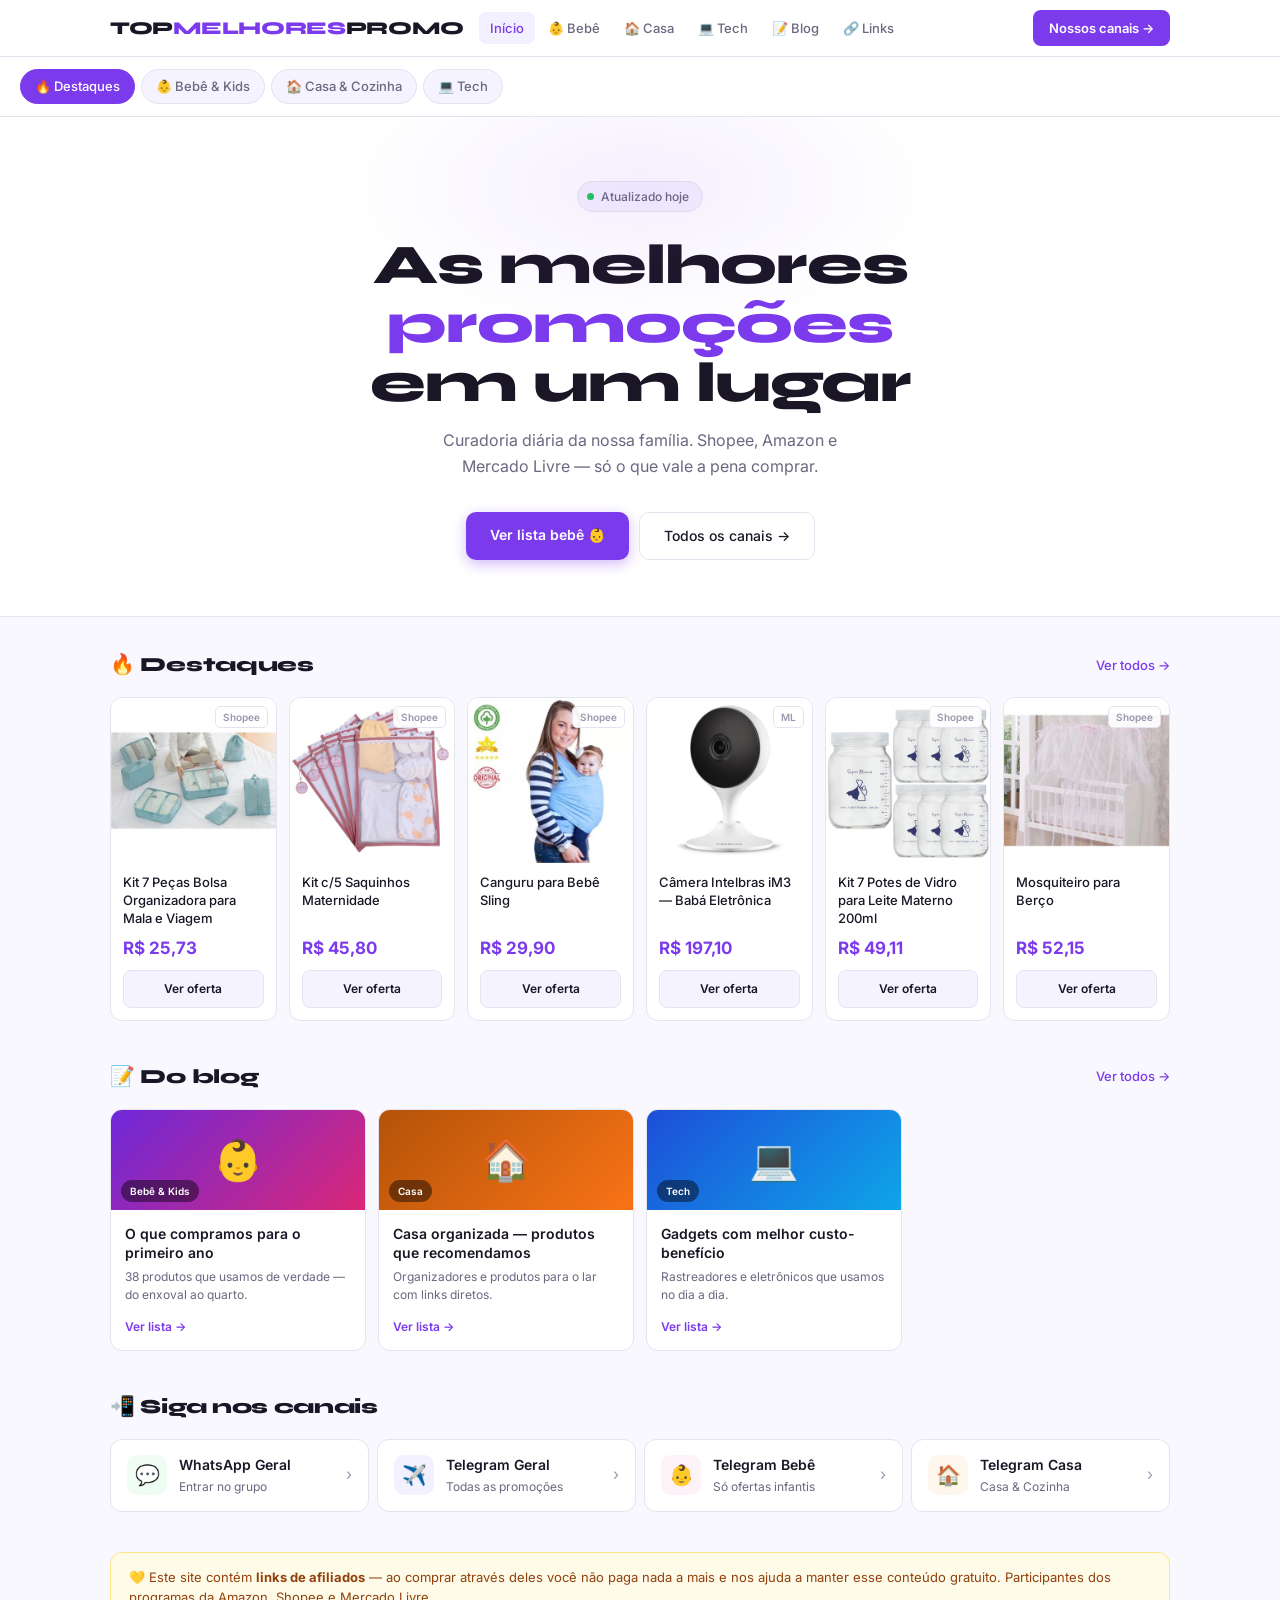
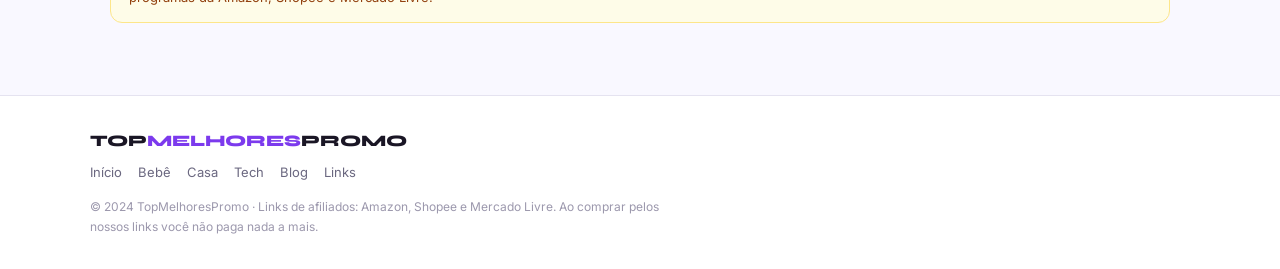
<file: index.html>
<!DOCTYPE html>
<html lang="pt-BR">
<head>
  <meta charset="UTF-8"><meta name="viewport" content="width=device-width, initial-scale=1.0">
  <title>TopMelhoresPromo — Melhores Promoções do Dia</title>
  <meta name="description" content="Curadoria diária das melhores promoções da Shopee, Amazon e Mercado Livre. Produtos testados pela nossa família.">
  <link rel="canonical" href="https://topmelhorespromo.com.br">
  <link rel="stylesheet" href="css/style.css">
</head>
<body>
<nav class="nav"><div class="nav-inner"><a href="index.html" class="nav-logo">TOP<span>MELHORES</span>PROMO</a><div class="nav-links"><a href="index.html" class="active">Início</a><a href="pages/baby.html">👶 Bebê</a><a href="pages/casa.html">🏠 Casa</a><a href="pages/tech.html">💻 Tech</a><a href="pages/blog.html">📝 Blog</a><a href="pages/links.html">🔗 Links</a></div><div class="nav-spacer"></div><a href="pages/links.html" class="nav-cta">Nossos canais →</a></div></nav>
<div class="segs">
  <a href="index.html" class="seg on">🔥 Destaques</a>
  <a href="pages/baby.html" class="seg">👶 Bebê &amp; Kids</a>
  <a href="pages/casa.html" class="seg">🏠 Casa &amp; Cozinha</a>
  <a href="pages/tech.html" class="seg">💻 Tech</a>
</div>
<section class="hero">
  <div class="hero-glow"></div>
  <div class="hero-pill"><span class="hero-pill-dot"></span> Atualizado hoje</div>
  <h1>As melhores<br><em>promoções</em><br>em um lugar</h1>
  <p>Curadoria diária da nossa família. Shopee, Amazon e Mercado Livre — só o que vale a pena comprar.</p>
  <div class="hero-btns">
    <a href="pages/baby.html" class="btn-p">Ver lista bebê 👶</a>
    <a href="pages/links.html" class="btn-s">Todos os canais →</a>
  </div>
</section>
<main class="main">
  <div class="sec-head"><h2 class="sec-title">🔥 Destaques</h2><a href="pages/baby.html" class="sec-more">Ver todos →</a></div>
  <div class="pgrid">
      <div class="pcard">
        <div class="pcard-img pcard-img-photo"><img src="images/kit-bolsa-mala.jpg" alt="Kit 7 Peças Bolsa Organizadora para Mala e Viagem" onerror="this.style.display='none';this.nextElementSibling.style.display='flex'"><div class="pcard-emoji" style="display:none">🧳</div><span class="badge-mk">Shopee</span></div>
        <div class="pcard-body">
          <div class="pcard-name">Kit 7 Peças Bolsa Organizadora para Mala e Viagem</div>
          <div class="pcard-prices"><span class="pcard-price">R$ 25,73</span></div>
          <a class="pcard-btn" href="https://s.shopee.com.br/8fOmKuJkjT" target="_blank" rel="nofollow sponsored">Ver oferta</a>
        </div>
      </div>
      <div class="pcard">
        <div class="pcard-img pcard-img-photo"><img src="images/saquinhos-maternidade.jpg" alt="Kit c/5 Saquinhos Maternidade" onerror="this.style.display='none';this.nextElementSibling.style.display='flex'"><div class="pcard-emoji" style="display:none">🛍️</div><span class="badge-mk">Shopee</span></div>
        <div class="pcard-body">
          <div class="pcard-name">Kit c/5 Saquinhos Maternidade</div>
          <div class="pcard-prices"><span class="pcard-price">R$ 45,80</span></div>
          <a class="pcard-btn" href="https://s.shopee.com.br/8095XgMI5P" target="_blank" rel="nofollow sponsored">Ver oferta</a>
        </div>
      </div>
      <div class="pcard">
        <div class="pcard-img pcard-img-photo"><img src="images/canguru-sling.jpg" alt="Canguru para Bebê Sling" onerror="this.style.display='none';this.nextElementSibling.style.display='flex'"><div class="pcard-emoji" style="display:none">👶</div><span class="badge-mk">Shopee</span></div>
        <div class="pcard-body">
          <div class="pcard-name">Canguru para Bebê Sling</div>
          <div class="pcard-prices"><span class="pcard-price">R$ 29,90</span></div>
          <a class="pcard-btn" href="https://s.shopee.com.br/901cjTEg38" target="_blank" rel="nofollow sponsored">Ver oferta</a>
        </div>
      </div>
      <div class="pcard">
        <div class="pcard-img pcard-img-photo"><img src="images/camera-intelbras-im3.jpg" alt="Câmera Intelbras iM3 — Babá Eletrônica" onerror="this.style.display='none';this.nextElementSibling.style.display='flex'"><div class="pcard-emoji" style="display:none">📷</div><span class="badge-mk">ML</span></div>
        <div class="pcard-body">
          <div class="pcard-name">Câmera Intelbras iM3 — Babá Eletrônica</div>
          <div class="pcard-prices"><span class="pcard-price">R$ 197,10</span></div>
          <a class="pcard-btn" href="https://meli.la/2tUMVG1" target="_blank" rel="nofollow sponsored">Ver oferta</a>
        </div>
      </div>
      <div class="pcard">
        <div class="pcard-img pcard-img-photo"><img src="images/potes-leite-materno.jpg" alt="Kit 7 Potes de Vidro para Leite Materno 200ml" onerror="this.style.display='none';this.nextElementSibling.style.display='flex'"><div class="pcard-emoji" style="display:none">🍼</div><span class="badge-mk">Shopee</span></div>
        <div class="pcard-body">
          <div class="pcard-name">Kit 7 Potes de Vidro para Leite Materno 200ml</div>
          <div class="pcard-prices"><span class="pcard-price">R$ 49,11</span></div>
          <a class="pcard-btn" href="https://s.shopee.com.br/8KlvwIL1PR" target="_blank" rel="nofollow sponsored">Ver oferta</a>
        </div>
      </div>
      <div class="pcard">
        <div class="pcard-img pcard-img-photo"><img src="images/mosquiteiro-berco.jpg" alt="Mosquiteiro para Berço" onerror="this.style.display='none';this.nextElementSibling.style.display='flex'"><div class="pcard-emoji" style="display:none">🛏</div><span class="badge-mk">Shopee</span></div>
        <div class="pcard-body">
          <div class="pcard-name">Mosquiteiro para Berço</div>
          <div class="pcard-prices"><span class="pcard-price">R$ 52,15</span></div>
          <a class="pcard-btn" href="https://s.shopee.com.br/8ASVjwHqk1" target="_blank" rel="nofollow sponsored">Ver oferta</a>
        </div>
      </div>
  </div>
  <div class="sec-head"><h2 class="sec-title">📝 Do blog</h2><a href="pages/blog.html" class="sec-more">Ver todos →</a></div>
  <div class="bgrid">
    <a href="pages/baby.html" class="bcard"><div class="bcard-cover" style="background:linear-gradient(135deg,#6d28d9,#db2777)">👶<span class="bcard-tag">Bebê &amp; Kids</span></div><div class="bcard-body"><div class="bcard-title">O que compramos para o primeiro ano</div><div class="bcard-excerpt">38 produtos que usamos de verdade — do enxoval ao quarto.</div><div class="bcard-more">Ver lista →</div></div></a>
    <a href="pages/casa.html" class="bcard"><div class="bcard-cover" style="background:linear-gradient(135deg,#b45309,#f97316)">🏠<span class="bcard-tag">Casa</span></div><div class="bcard-body"><div class="bcard-title">Casa organizada — produtos que recomendamos</div><div class="bcard-excerpt">Organizadores e produtos para o lar com links diretos.</div><div class="bcard-more">Ver lista →</div></div></a>
    <a href="pages/tech.html" class="bcard"><div class="bcard-cover" style="background:linear-gradient(135deg,#1d4ed8,#0ea5e9)">💻<span class="bcard-tag">Tech</span></div><div class="bcard-body"><div class="bcard-title">Gadgets com melhor custo-benefício</div><div class="bcard-excerpt">Rastreadores e eletrônicos que usamos no dia a dia.</div><div class="bcard-more">Ver lista →</div></div></a>
  </div>
  <div class="sec-head"><h2 class="sec-title">📲 Siga nos canais</h2></div>
  <div class="cgrid">
    <a href="https://chat.whatsapp.com/Cn1zD3R7DnP97WeoixURPN" target="_blank" class="ccard"><div class="ccard-icon" style="background:#f0fdf4">💬</div><div><div class="ccard-name">WhatsApp Geral</div><div class="ccard-sub">Entrar no grupo</div></div><span class="ccard-arr">›</span></a>
    <a href="https://t.me/topmelhorespromo" target="_blank" class="ccard"><div class="ccard-icon" style="background:#f3f0ff">✈️</div><div><div class="ccard-name">Telegram Geral</div><div class="ccard-sub">Todas as promoções</div></div><span class="ccard-arr">›</span></a>
    <a href="https://t.me/topmelhorespromo_bebe" target="_blank" class="ccard"><div class="ccard-icon" style="background:#fdf2f8">👶</div><div><div class="ccard-name">Telegram Bebê</div><div class="ccard-sub">Só ofertas infantis</div></div><span class="ccard-arr">›</span></a>
    <a href="https://t.me/topmelhorespromo_casa" target="_blank" class="ccard"><div class="ccard-icon" style="background:#fff7ed">🏠</div><div><div class="ccard-name">Telegram Casa</div><div class="ccard-sub">Casa &amp; Cozinha</div></div><span class="ccard-arr">›</span></a>
  </div>
  <div class="disclaimer">💛 Este site contém <strong>links de afiliados</strong> — ao comprar através deles você não paga nada a mais e nos ajuda a manter esse conteúdo gratuito. Participantes dos programas da Amazon, Shopee e Mercado Livre.</div>
</main>
<footer class="footer"><div class="footer-inner"><div class="footer-logo">TOP<span>MELHORES</span>PROMO</div><div class="footer-links"><a href="index.html">Início</a><a href="pages/baby.html">Bebê</a><a href="pages/casa.html">Casa</a><a href="pages/tech.html">Tech</a><a href="pages/blog.html">Blog</a><a href="pages/links.html">Links</a></div><div class="footer-disc">© 2024 TopMelhoresPromo · Links de afiliados: Amazon, Shopee e Mercado Livre. Ao comprar pelos nossos links você não paga nada a mais.</div></div></footer>
</body></html>
</file>
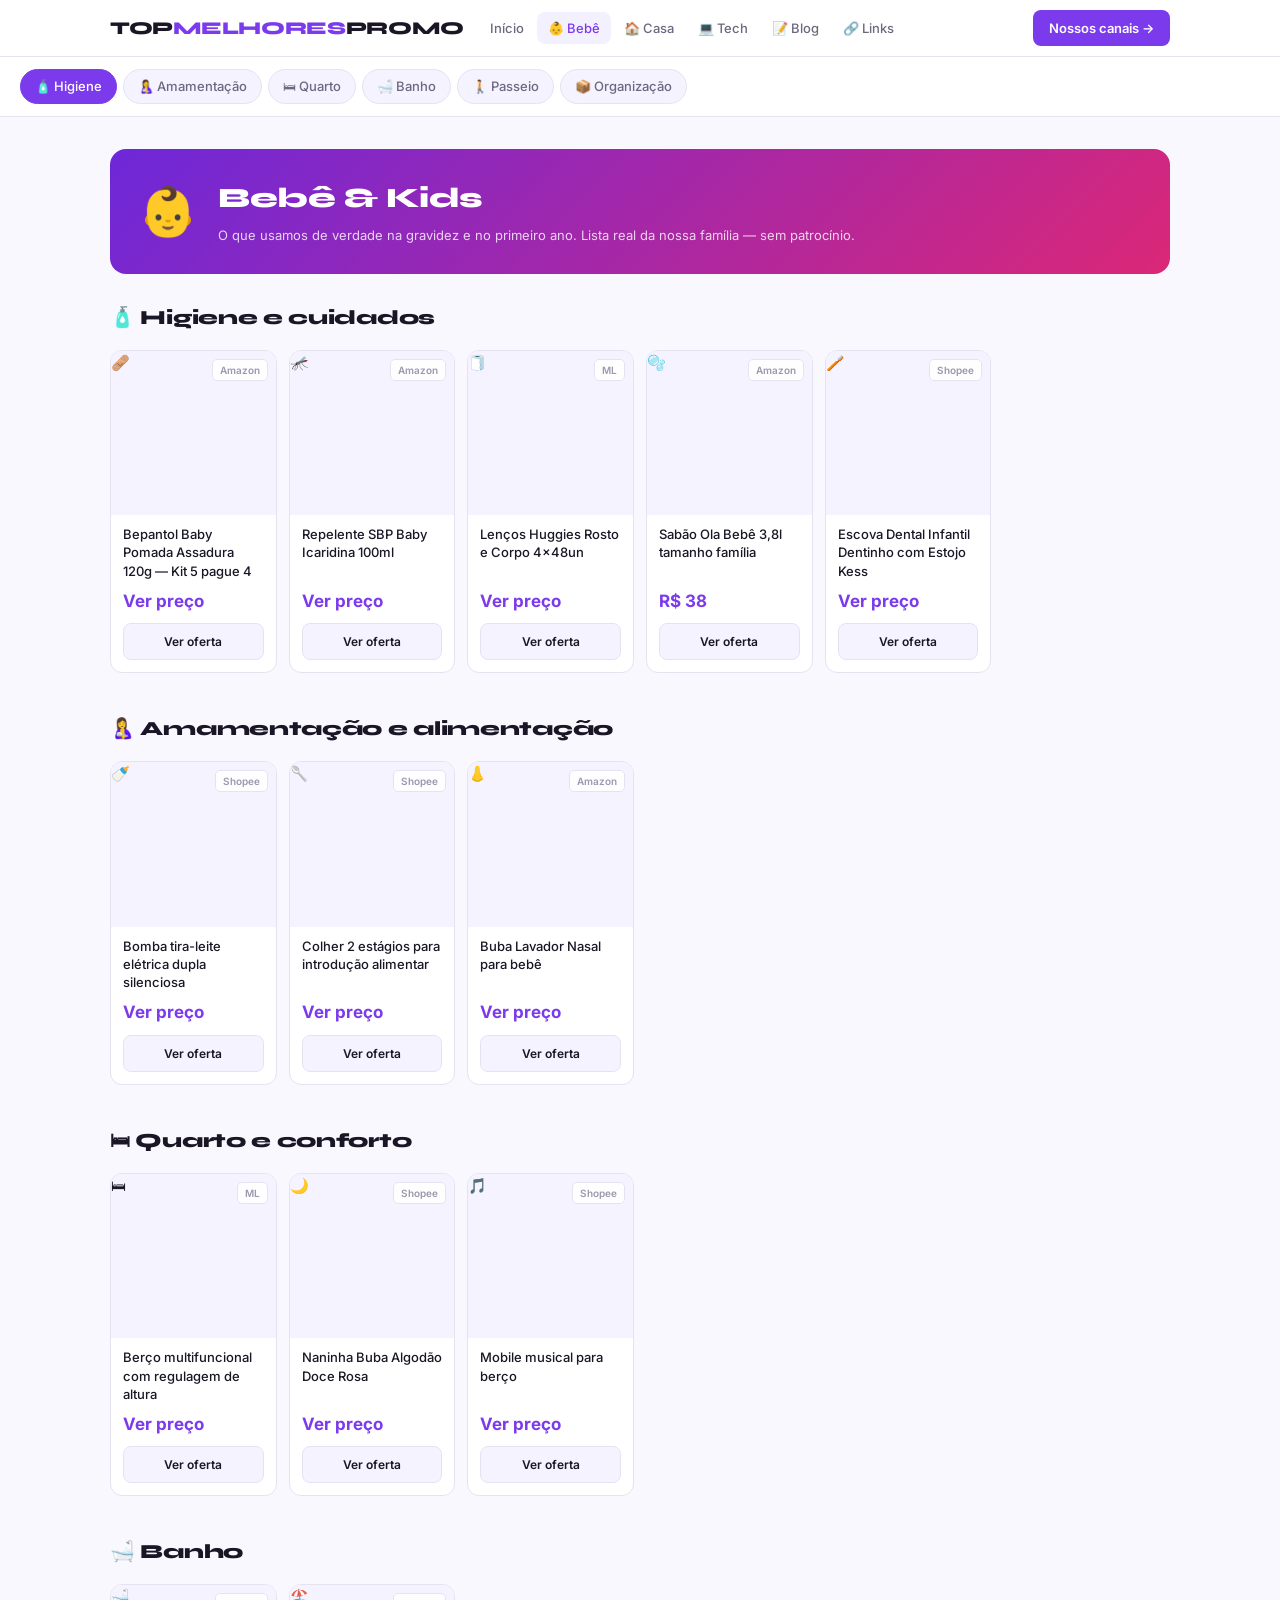
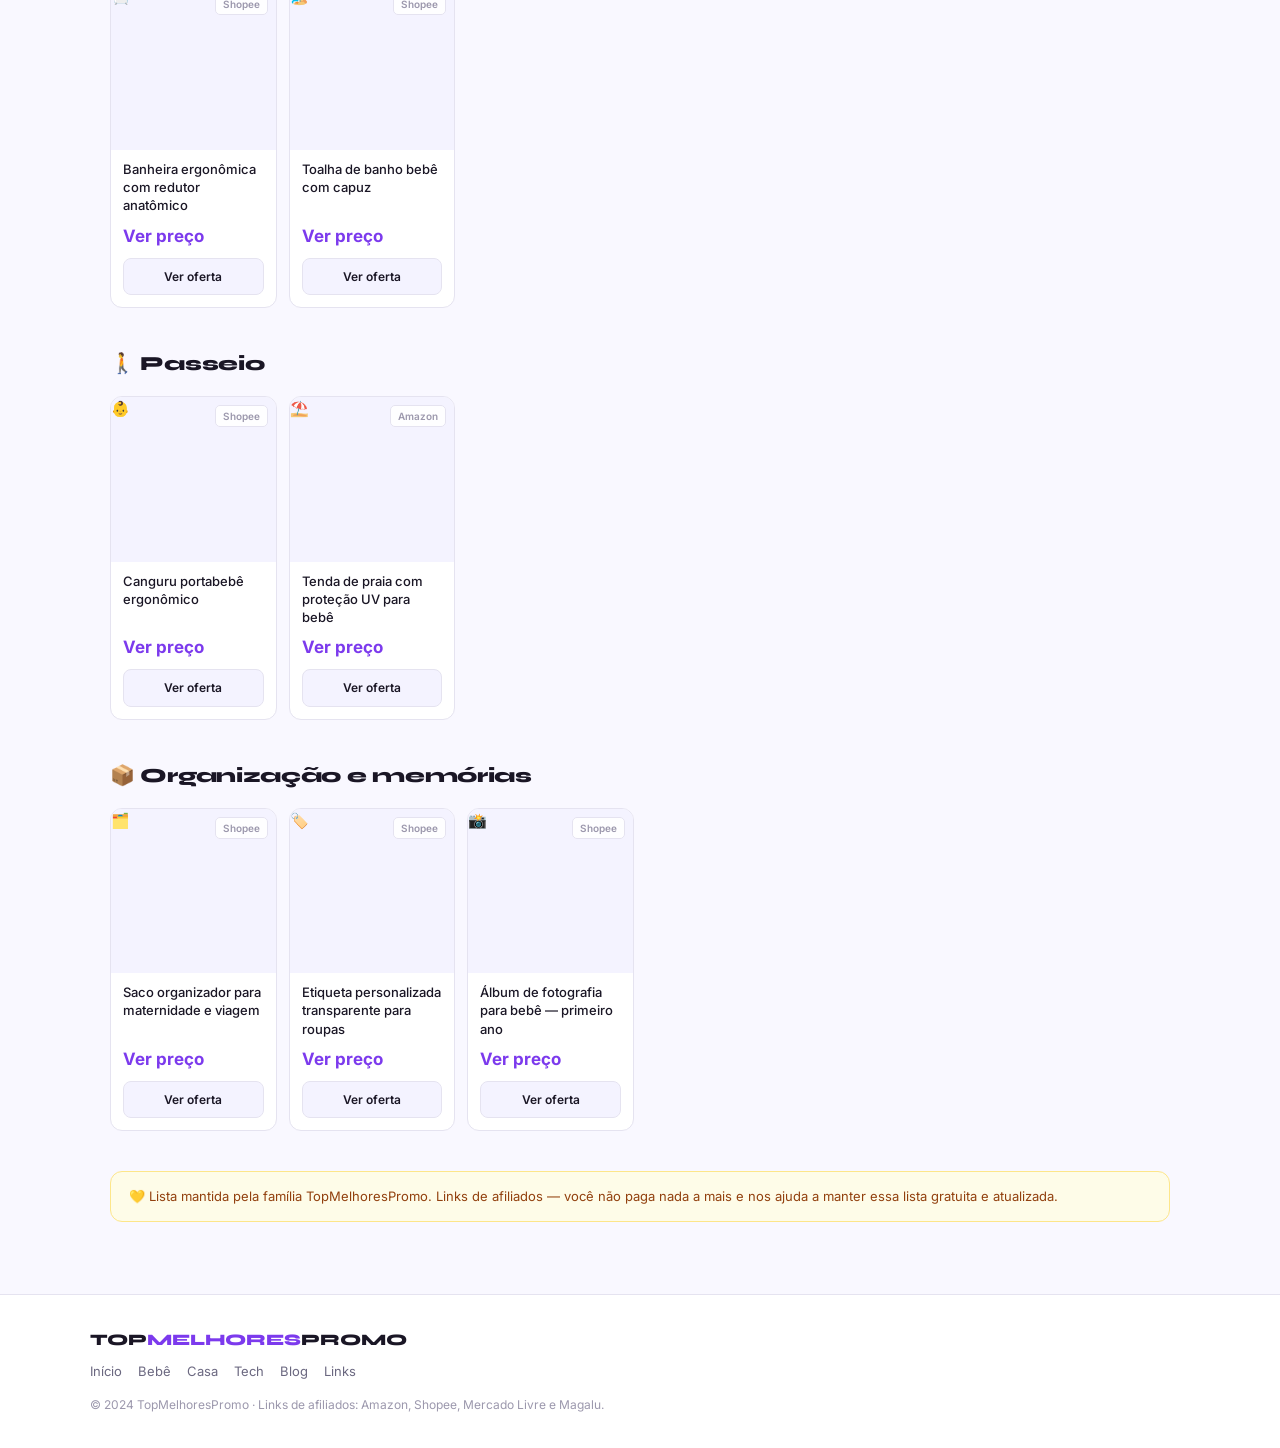
<file: baby.html>
<!DOCTYPE html>
<html lang="pt-BR">
<head>
  <meta charset="UTF-8">
  <meta name="viewport" content="width=device-width, initial-scale=1.0">
  <title>Bebê &amp; Kids — TopMelhoresPromo</title>
  <meta name="description" content="Lista completa de produtos para bebê e crianças. O que usamos no primeiro ano — higiene, alimentação, quarto, passeio e mais com links de afiliados.">
  <link rel="canonical" href="https://topmelhorespromo.com.br/pages/baby.html">
  <link rel="stylesheet" href="../css/style.css">
</head>
<body>

<nav class="nav">
  <div class="nav-inner">
    <a href="../index.html" class="nav-logo">TOP<span>MELHORES</span>PROMO</a>
    <div class="nav-links">
      <a href="../index.html">Início</a>
      <a href="baby.html" class="active">👶 Bebê</a>
      <a href="casa.html">🏠 Casa</a>
      <a href="tech.html">💻 Tech</a>
      <a href="blog.html">📝 Blog</a>
      <a href="links.html">🔗 Links</a>
    </div>
    <div class="nav-spacer"></div>
    <a href="links.html" class="nav-cta">Nossos canais →</a>
  </div>
</nav>

<div class="segs">
  <a href="#higiene" class="seg on">🧴 Higiene</a>
  <a href="#amamentacao" class="seg">🤱 Amamentação</a>
  <a href="#quarto" class="seg">🛏 Quarto</a>
  <a href="#banho" class="seg">🛁 Banho</a>
  <a href="#passeio" class="seg">🚶 Passeio</a>
  <a href="#organizacao" class="seg">📦 Organização</a>
</div>

<main class="main">

  <div class="seg-banner" style="background:linear-gradient(135deg,#6d28d9,#db2777)">
    <div class="seg-banner-icon">👶</div>
    <div>
      <h1>Bebê &amp; Kids</h1>
      <p>O que usamos de verdade na gravidez e no primeiro ano. Lista real da nossa família — sem patrocínio.</p>
    </div>
  </div>

  <div id="higiene" class="sec-head"><h2 class="sec-title">🧴 Higiene e cuidados</h2></div>
  <div class="pgrid">
    <div class="pcard"><div class="pcard-img">🩹<span class="badge-mk">Amazon</span></div><div class="pcard-body"><div class="pcard-name">Bepantol Baby Pomada Assadura 120g — Kit 5 pague 4</div><div class="pcard-prices"><span class="pcard-price">Ver preço</span></div><a class="pcard-btn" href="LINK_AFILIADO_BEPANTOL" target="_blank" rel="nofollow sponsored">Ver oferta</a></div></div>
    <div class="pcard"><div class="pcard-img">🦟<span class="badge-mk">Amazon</span></div><div class="pcard-body"><div class="pcard-name">Repelente SBP Baby Icaridina 100ml</div><div class="pcard-prices"><span class="pcard-price">Ver preço</span></div><a class="pcard-btn" href="LINK_AFILIADO_SBP" target="_blank" rel="nofollow sponsored">Ver oferta</a></div></div>
    <div class="pcard"><div class="pcard-img">🧻<span class="badge-mk">ML</span></div><div class="pcard-body"><div class="pcard-name">Lenços Huggies Rosto e Corpo 4x48un</div><div class="pcard-prices"><span class="pcard-price">Ver preço</span></div><a class="pcard-btn" href="LINK_AFILIADO_HUGGIES" target="_blank" rel="nofollow sponsored">Ver oferta</a></div></div>
    <div class="pcard"><div class="pcard-img">🫧<span class="badge-mk">Amazon</span></div><div class="pcard-body"><div class="pcard-name">Sabão Ola Bebê 3,8l tamanho família</div><div class="pcard-prices"><span class="pcard-price">R$ 38</span></div><a class="pcard-btn" href="https://www.amazon.com.br/dp/B09GV1QKT6" target="_blank" rel="nofollow sponsored">Ver oferta</a></div></div>
    <div class="pcard"><div class="pcard-img">🪥<span class="badge-mk">Shopee</span></div><div class="pcard-body"><div class="pcard-name">Escova Dental Infantil Dentinho com Estojo Kess</div><div class="pcard-prices"><span class="pcard-price">Ver preço</span></div><a class="pcard-btn" href="LINK_AFILIADO_ESCOVA" target="_blank" rel="nofollow sponsored">Ver oferta</a></div></div>
  </div>

  <div id="amamentacao" class="sec-head" style="margin-top:8px"><h2 class="sec-title">🤱 Amamentação e alimentação</h2></div>
  <div class="pgrid">
    <div class="pcard"><div class="pcard-img">🍼<span class="badge-mk">Shopee</span></div><div class="pcard-body"><div class="pcard-name">Bomba tira-leite elétrica dupla silenciosa</div><div class="pcard-prices"><span class="pcard-price">Ver preço</span></div><a class="pcard-btn" href="LINK_AFILIADO_BOMBA" target="_blank" rel="nofollow sponsored">Ver oferta</a></div></div>
    <div class="pcard"><div class="pcard-img">🥄<span class="badge-mk">Shopee</span></div><div class="pcard-body"><div class="pcard-name">Colher 2 estágios para introdução alimentar</div><div class="pcard-prices"><span class="pcard-price">Ver preço</span></div><a class="pcard-btn" href="LINK_AFILIADO_COLHER" target="_blank" rel="nofollow sponsored">Ver oferta</a></div></div>
    <div class="pcard"><div class="pcard-img">👃<span class="badge-mk">Amazon</span></div><div class="pcard-body"><div class="pcard-name">Buba Lavador Nasal para bebê</div><div class="pcard-prices"><span class="pcard-price">Ver preço</span></div><a class="pcard-btn" href="LINK_AFILIADO_BUBA" target="_blank" rel="nofollow sponsored">Ver oferta</a></div></div>
  </div>

  <div id="quarto" class="sec-head" style="margin-top:8px"><h2 class="sec-title">🛏 Quarto e conforto</h2></div>
  <div class="pgrid">
    <div class="pcard"><div class="pcard-img">🛏<span class="badge-mk">ML</span></div><div class="pcard-body"><div class="pcard-name">Berço multifuncional com regulagem de altura</div><div class="pcard-prices"><span class="pcard-price">Ver preço</span></div><a class="pcard-btn" href="LINK_AFILIADO_BERCO" target="_blank" rel="nofollow sponsored">Ver oferta</a></div></div>
    <div class="pcard"><div class="pcard-img">🌙<span class="badge-mk">Shopee</span></div><div class="pcard-body"><div class="pcard-name">Naninha Buba Algodão Doce Rosa</div><div class="pcard-prices"><span class="pcard-price">Ver preço</span></div><a class="pcard-btn" href="LINK_AFILIADO_NANINHA" target="_blank" rel="nofollow sponsored">Ver oferta</a></div></div>
    <div class="pcard"><div class="pcard-img">🎵<span class="badge-mk">Shopee</span></div><div class="pcard-body"><div class="pcard-name">Mobile musical para berço</div><div class="pcard-prices"><span class="pcard-price">Ver preço</span></div><a class="pcard-btn" href="LINK_AFILIADO_MOBILE" target="_blank" rel="nofollow sponsored">Ver oferta</a></div></div>
  </div>

  <div id="banho" class="sec-head" style="margin-top:8px"><h2 class="sec-title">🛁 Banho</h2></div>
  <div class="pgrid">
    <div class="pcard"><div class="pcard-img">🛁<span class="badge-mk">Shopee</span></div><div class="pcard-body"><div class="pcard-name">Banheira ergonômica com redutor anatômico</div><div class="pcard-prices"><span class="pcard-price">Ver preço</span></div><a class="pcard-btn" href="LINK_AFILIADO_BANHEIRA" target="_blank" rel="nofollow sponsored">Ver oferta</a></div></div>
    <div class="pcard"><div class="pcard-img">🏖️<span class="badge-mk">Shopee</span></div><div class="pcard-body"><div class="pcard-name">Toalha de banho bebê com capuz</div><div class="pcard-prices"><span class="pcard-price">Ver preço</span></div><a class="pcard-btn" href="LINK_AFILIADO_TOALHA" target="_blank" rel="nofollow sponsored">Ver oferta</a></div></div>
  </div>

  <div id="passeio" class="sec-head" style="margin-top:8px"><h2 class="sec-title">🚶 Passeio</h2></div>
  <div class="pgrid">
    <div class="pcard"><div class="pcard-img">👶<span class="badge-mk">Shopee</span></div><div class="pcard-body"><div class="pcard-name">Canguru portabebê ergonômico</div><div class="pcard-prices"><span class="pcard-price">Ver preço</span></div><a class="pcard-btn" href="LINK_AFILIADO_CANGURU" target="_blank" rel="nofollow sponsored">Ver oferta</a></div></div>
    <div class="pcard"><div class="pcard-img">⛱️<span class="badge-mk">Amazon</span></div><div class="pcard-body"><div class="pcard-name">Tenda de praia com proteção UV para bebê</div><div class="pcard-prices"><span class="pcard-price">Ver preço</span></div><a class="pcard-btn" href="LINK_AFILIADO_TENDA" target="_blank" rel="nofollow sponsored">Ver oferta</a></div></div>
  </div>

  <div id="organizacao" class="sec-head" style="margin-top:8px"><h2 class="sec-title">📦 Organização e memórias</h2></div>
  <div class="pgrid">
    <div class="pcard"><div class="pcard-img">🗂️<span class="badge-mk">Shopee</span></div><div class="pcard-body"><div class="pcard-name">Saco organizador para maternidade e viagem</div><div class="pcard-prices"><span class="pcard-price">Ver preço</span></div><a class="pcard-btn" href="LINK_AFILIADO_SACO" target="_blank" rel="nofollow sponsored">Ver oferta</a></div></div>
    <div class="pcard"><div class="pcard-img">🏷️<span class="badge-mk">Shopee</span></div><div class="pcard-body"><div class="pcard-name">Etiqueta personalizada transparente para roupas</div><div class="pcard-prices"><span class="pcard-price">Ver preço</span></div><a class="pcard-btn" href="LINK_AFILIADO_ETIQUETA" target="_blank" rel="nofollow sponsored">Ver oferta</a></div></div>
    <div class="pcard"><div class="pcard-img">📸<span class="badge-mk">Shopee</span></div><div class="pcard-body"><div class="pcard-name">Álbum de fotografia para bebê — primeiro ano</div><div class="pcard-prices"><span class="pcard-price">Ver preço</span></div><a class="pcard-btn" href="LINK_AFILIADO_ALBUM" target="_blank" rel="nofollow sponsored">Ver oferta</a></div></div>
  </div>

  <div class="disclaimer">💛 Lista mantida pela família TopMelhoresPromo. Links de afiliados — você não paga nada a mais e nos ajuda a manter essa lista gratuita e atualizada.</div>

</main>

<footer class="footer">
  <div class="footer-inner">
    <div class="footer-logo">TOP<span>MELHORES</span>PROMO</div>
    <div class="footer-links">
      <a href="../index.html">Início</a><a href="baby.html">Bebê</a><a href="casa.html">Casa</a><a href="tech.html">Tech</a><a href="blog.html">Blog</a><a href="links.html">Links</a>
    </div>
    <div class="footer-disc">© 2024 TopMelhoresPromo · Links de afiliados: Amazon, Shopee, Mercado Livre e Magalu.</div>
  </div>
</footer>
</body>
</html>
</file>
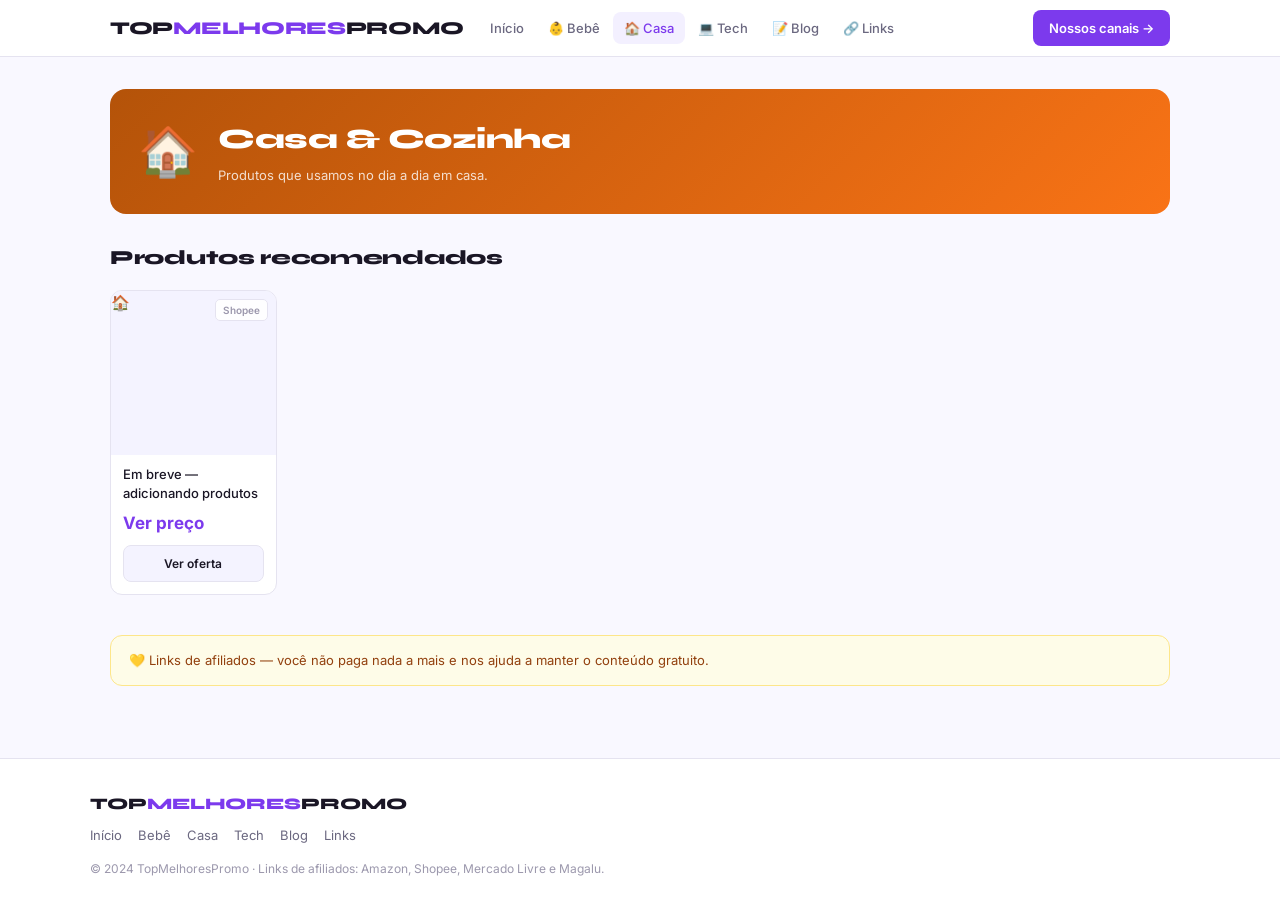
<file: casa.html>
<!DOCTYPE html>
<html lang="pt-BR">
<head>
  <meta charset="UTF-8"><meta name="viewport" content="width=device-width, initial-scale=1.0">
  <title>Casa &amp; Cozinha — TopMelhoresPromo</title>
  <meta name="description" content="Produtos recomendados pela família TopMelhoresPromo com links de afiliados.">
  <link rel="stylesheet" href="../css/style.css">
</head>
<body>
<nav class="nav"><div class="nav-inner">
  <a href="../index.html" class="nav-logo">TOP<span>MELHORES</span>PROMO</a>
  <div class="nav-links"><a href="../index.html">Início</a><a href="baby.html">👶 Bebê</a><a href="casa.html" class="active">🏠 Casa</a><a href="tech.html" >💻 Tech</a><a href="blog.html">📝 Blog</a><a href="links.html">🔗 Links</a></div>
  <div class="nav-spacer"></div><a href="links.html" class="nav-cta">Nossos canais →</a>
</div></nav>
<main class="main">
  <div class="seg-banner" style="background:linear-gradient(135deg,#b45309,#f97316)">
    <div class="seg-banner-icon">🏠</div>
    <div><h1>Casa &amp; Cozinha</h1><p>Produtos que usamos no dia a dia em casa.</p></div>
  </div>
  <div class="sec-head"><h2 class="sec-title">Produtos recomendados</h2></div>
  <div class="pgrid">
    <div class="pcard"><div class="pcard-img">🏠<span class="badge-mk">Shopee</span></div><div class="pcard-body"><div class="pcard-name">Em breve — adicionando produtos</div><div class="pcard-prices"><span class="pcard-price">Ver preço</span></div><a class="pcard-btn" href="LINK_AFILIADO" target="_blank" rel="nofollow sponsored">Ver oferta</a></div></div>
  </div>
  <div class="disclaimer">💛 Links de afiliados — você não paga nada a mais e nos ajuda a manter o conteúdo gratuito.</div>
</main>
<footer class="footer"><div class="footer-inner">
  <div class="footer-logo">TOP<span>MELHORES</span>PROMO</div>
  <div class="footer-links"><a href="../index.html">Início</a><a href="baby.html">Bebê</a><a href="casa.html">Casa</a><a href="tech.html">Tech</a><a href="blog.html">Blog</a><a href="links.html">Links</a></div>
  <div class="footer-disc">© 2024 TopMelhoresPromo · Links de afiliados: Amazon, Shopee, Mercado Livre e Magalu.</div>
</div></footer>
</body></html>
</file>
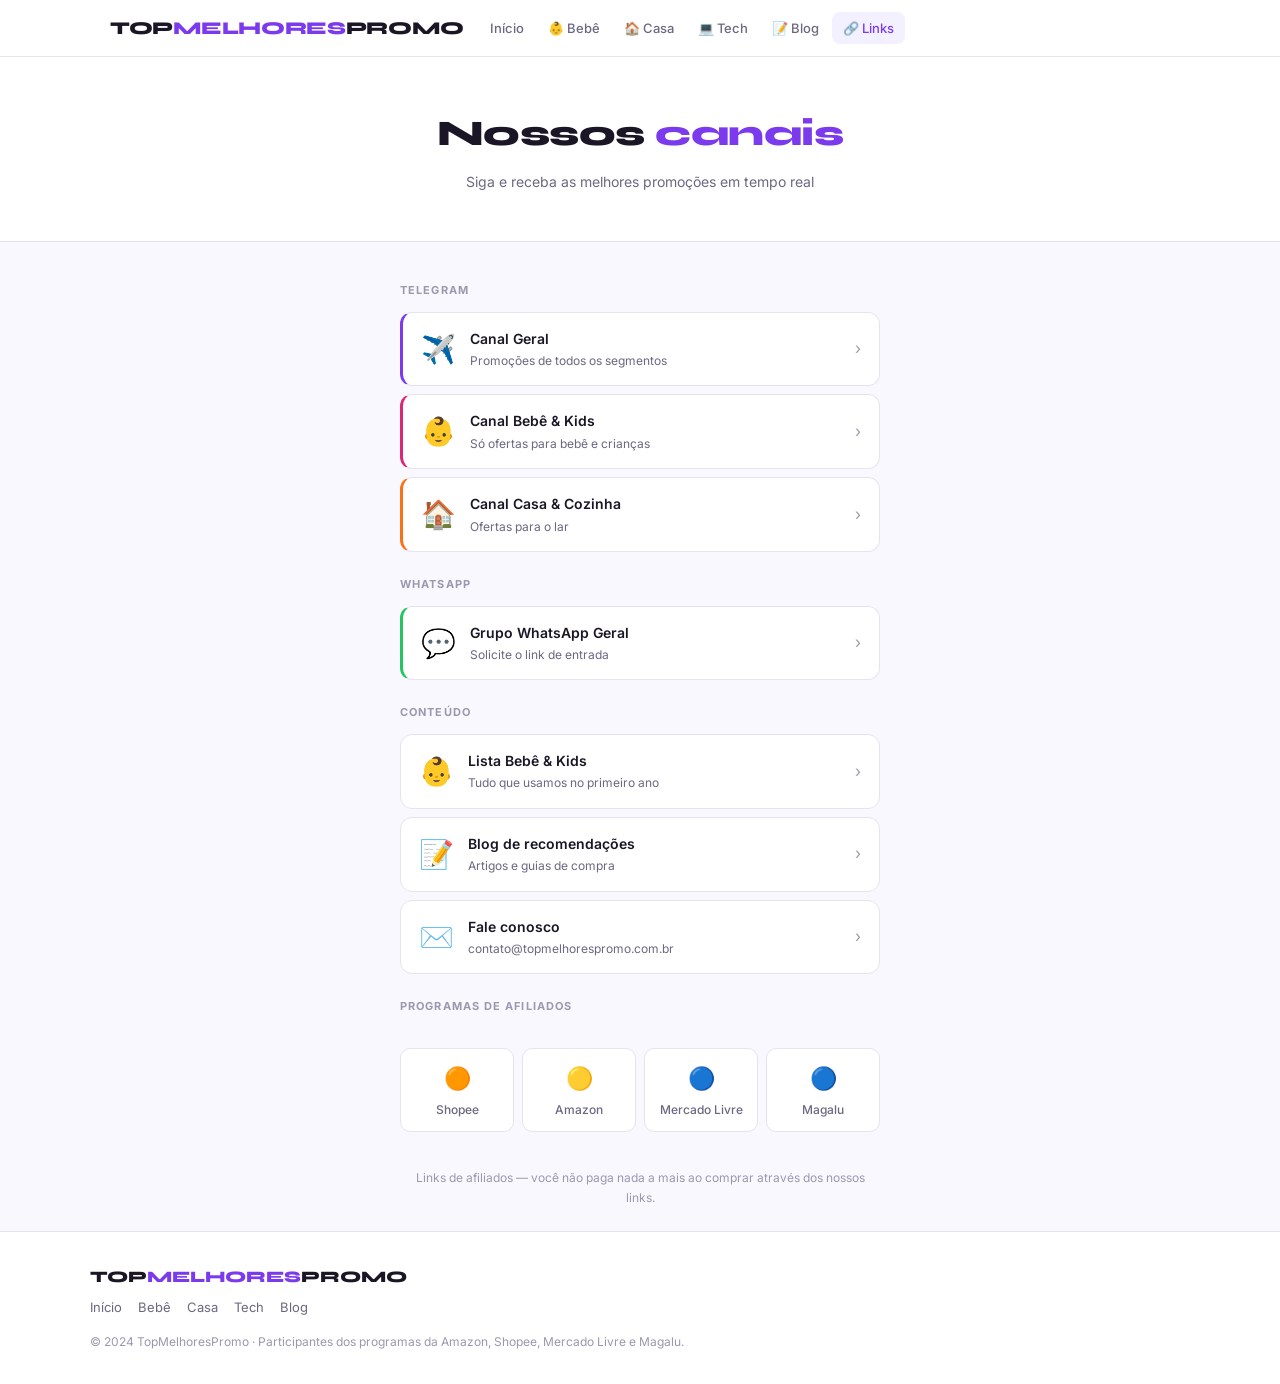
<file: links.html>
<!DOCTYPE html>
<html lang="pt-BR">
<head>
  <meta charset="UTF-8"><meta name="viewport" content="width=device-width, initial-scale=1.0">
  <title>Links e Canais — TopMelhoresPromo</title>
  <meta name="description" content="Todos os canais do TopMelhoresPromo: Telegram e WhatsApp. Siga e receba promoções em tempo real.">
  <link rel="canonical" href="https://topmelhorespromo.com.br/pages/links.html">
  <link rel="stylesheet" href="../css/style.css">
</head>
<body>
<nav class="nav"><div class="nav-inner">
  <a href="../index.html" class="nav-logo">TOP<span>MELHORES</span>PROMO</a>
  <div class="nav-links"><a href="../index.html">Início</a><a href="baby.html">👶 Bebê</a><a href="casa.html">🏠 Casa</a><a href="tech.html">💻 Tech</a><a href="blog.html">📝 Blog</a><a href="links.html" class="active">🔗 Links</a></div>
  <div class="nav-spacer"></div>
</div></nav>
<div class="links-hero">
  <h1>Nossos <span>canais</span></h1>
  <p>Siga e receba as melhores promoções em tempo real</p>
</div>
<div class="links-wrap">
  <div class="link-label">Telegram</div>
  <a href="https://t.me/topmelhorespromo" target="_blank" class="lcard" style="border-left:3px solid #7c3aed"><span class="lcard-icon">✈️</span><div><div class="lcard-title">Canal Geral</div><div class="lcard-sub">Promoções de todos os segmentos</div></div><span class="lcard-arr">›</span></a>
  <a href="https://t.me/topmelhorespromo_bebe" target="_blank" class="lcard" style="border-left:3px solid #db2777"><span class="lcard-icon">👶</span><div><div class="lcard-title">Canal Bebê &amp; Kids</div><div class="lcard-sub">Só ofertas para bebê e crianças</div></div><span class="lcard-arr">›</span></a>
  <a href="https://t.me/topmelhorespromo_casa" target="_blank" class="lcard" style="border-left:3px solid #f97316"><span class="lcard-icon">🏠</span><div><div class="lcard-title">Canal Casa &amp; Cozinha</div><div class="lcard-sub">Ofertas para o lar</div></div><span class="lcard-arr">›</span></a>
  <div class="link-label">WhatsApp</div>
  <a href="https://wa.me/SEUNUMERO" target="_blank" class="lcard" style="border-left:3px solid #22c55e"><span class="lcard-icon">💬</span><div><div class="lcard-title">Grupo WhatsApp Geral</div><div class="lcard-sub">Solicite o link de entrada</div></div><span class="lcard-arr">›</span></a>
  <div class="link-label">Conteúdo</div>
  <a href="baby.html" class="lcard"><span class="lcard-icon">👶</span><div><div class="lcard-title">Lista Bebê &amp; Kids</div><div class="lcard-sub">Tudo que usamos no primeiro ano</div></div><span class="lcard-arr">›</span></a>
  <a href="blog.html" class="lcard"><span class="lcard-icon">📝</span><div><div class="lcard-title">Blog de recomendações</div><div class="lcard-sub">Artigos e guias de compra</div></div><span class="lcard-arr">›</span></a>
  <a href="mailto:contato@topmelhorespromo.com.br" class="lcard"><span class="lcard-icon">✉️</span><div><div class="lcard-title">Fale conosco</div><div class="lcard-sub">contato@topmelhorespromo.com.br</div></div><span class="lcard-arr">›</span></a>
  <div class="link-label">Programas de afiliados</div>
  <div class="aff-grid">
    <div class="aff-item"><div class="aff-icon">🟠</div>Shopee</div>
    <div class="aff-item"><div class="aff-icon">🟡</div>Amazon</div>
    <div class="aff-item"><div class="aff-icon">🔵</div>Mercado Livre</div>
    <div class="aff-item"><div class="aff-icon">🔵</div>Magalu</div>
  </div>
  <p style="font-size:12px;color:var(--text-3);text-align:center;line-height:1.6;margin-top:8px">Links de afiliados — você não paga nada a mais ao comprar através dos nossos links.</p>
</div>
<footer class="footer"><div class="footer-inner">
  <div class="footer-logo">TOP<span>MELHORES</span>PROMO</div>
  <div class="footer-links"><a href="../index.html">Início</a><a href="baby.html">Bebê</a><a href="casa.html">Casa</a><a href="tech.html">Tech</a><a href="blog.html">Blog</a></div>
  <div class="footer-disc">© 2024 TopMelhoresPromo · Participantes dos programas da Amazon, Shopee, Mercado Livre e Magalu.</div>
</div></footer>
</body></html>
</file>
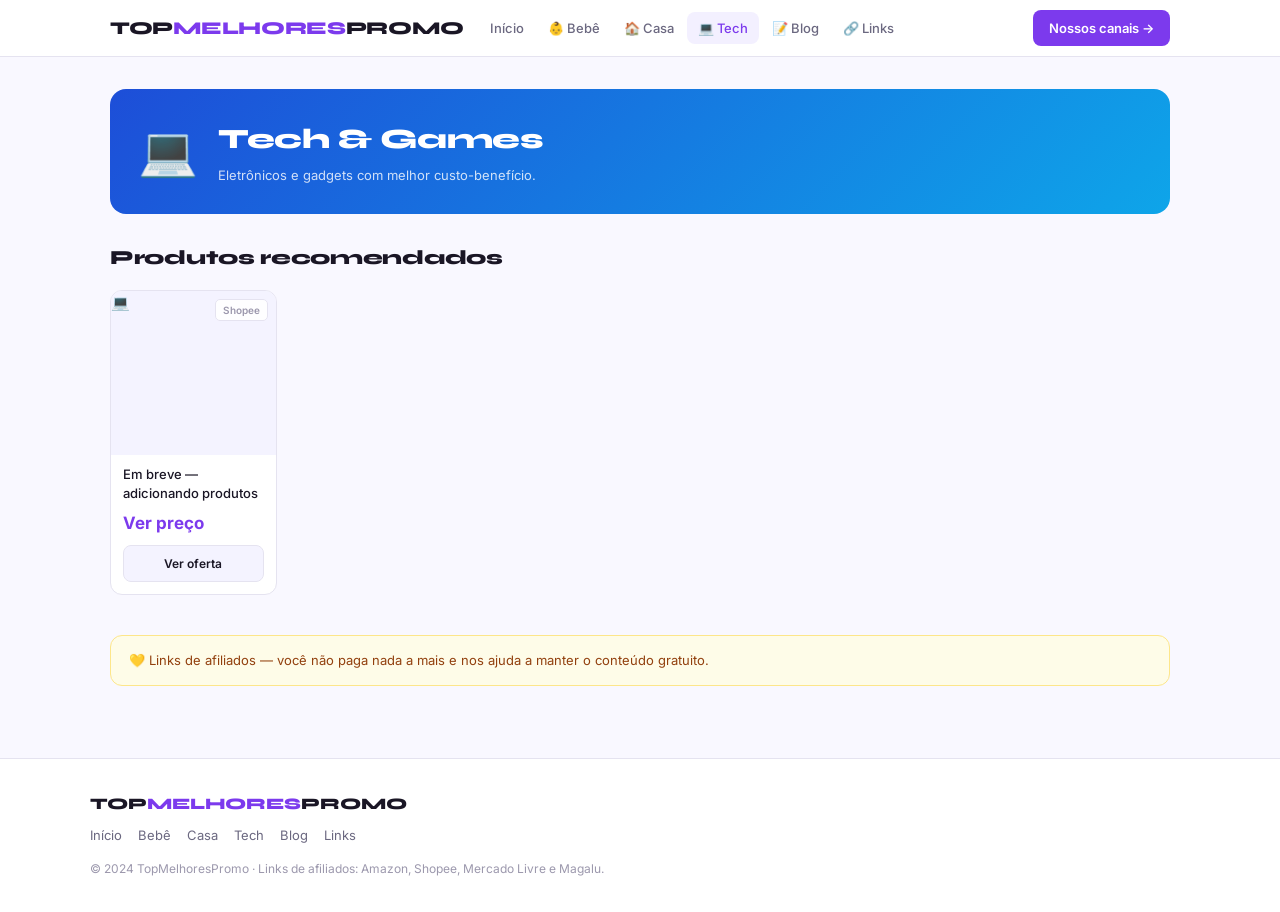
<file: tech.html>
<!DOCTYPE html>
<html lang="pt-BR">
<head>
  <meta charset="UTF-8"><meta name="viewport" content="width=device-width, initial-scale=1.0">
  <title>Tech &amp; Games — TopMelhoresPromo</title>
  <meta name="description" content="Produtos recomendados pela família TopMelhoresPromo com links de afiliados.">
  <link rel="stylesheet" href="../css/style.css">
</head>
<body>
<nav class="nav"><div class="nav-inner">
  <a href="../index.html" class="nav-logo">TOP<span>MELHORES</span>PROMO</a>
  <div class="nav-links"><a href="../index.html">Início</a><a href="baby.html">👶 Bebê</a><a href="casa.html" >🏠 Casa</a><a href="tech.html" class="active">💻 Tech</a><a href="blog.html">📝 Blog</a><a href="links.html">🔗 Links</a></div>
  <div class="nav-spacer"></div><a href="links.html" class="nav-cta">Nossos canais →</a>
</div></nav>
<main class="main">
  <div class="seg-banner" style="background:linear-gradient(135deg,#1d4ed8,#0ea5e9)">
    <div class="seg-banner-icon">💻</div>
    <div><h1>Tech &amp; Games</h1><p>Eletrônicos e gadgets com melhor custo-benefício.</p></div>
  </div>
  <div class="sec-head"><h2 class="sec-title">Produtos recomendados</h2></div>
  <div class="pgrid">
    <div class="pcard"><div class="pcard-img">💻<span class="badge-mk">Shopee</span></div><div class="pcard-body"><div class="pcard-name">Em breve — adicionando produtos</div><div class="pcard-prices"><span class="pcard-price">Ver preço</span></div><a class="pcard-btn" href="LINK_AFILIADO" target="_blank" rel="nofollow sponsored">Ver oferta</a></div></div>
  </div>
  <div class="disclaimer">💛 Links de afiliados — você não paga nada a mais e nos ajuda a manter o conteúdo gratuito.</div>
</main>
<footer class="footer"><div class="footer-inner">
  <div class="footer-logo">TOP<span>MELHORES</span>PROMO</div>
  <div class="footer-links"><a href="../index.html">Início</a><a href="baby.html">Bebê</a><a href="casa.html">Casa</a><a href="tech.html">Tech</a><a href="blog.html">Blog</a><a href="links.html">Links</a></div>
  <div class="footer-disc">© 2024 TopMelhoresPromo · Links de afiliados: Amazon, Shopee, Mercado Livre e Magalu.</div>
</div></footer>
</body></html>
</file>
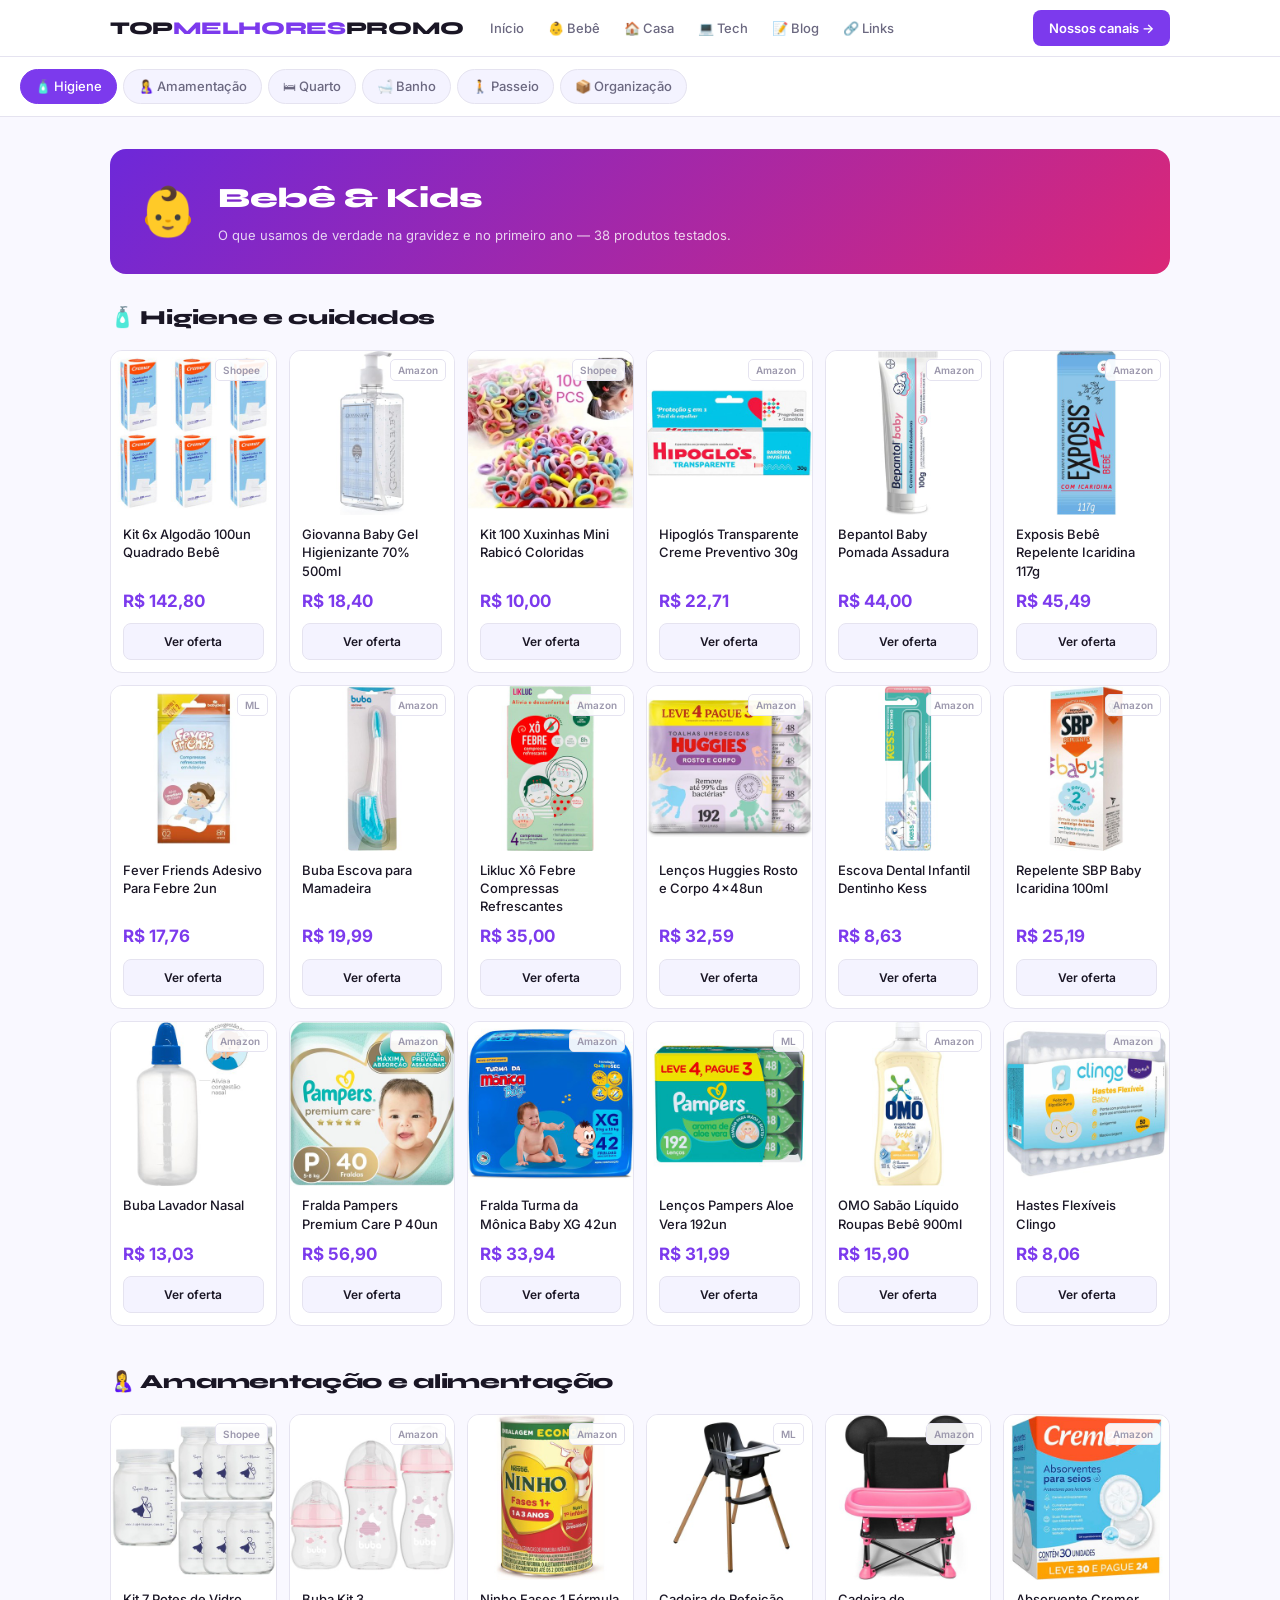
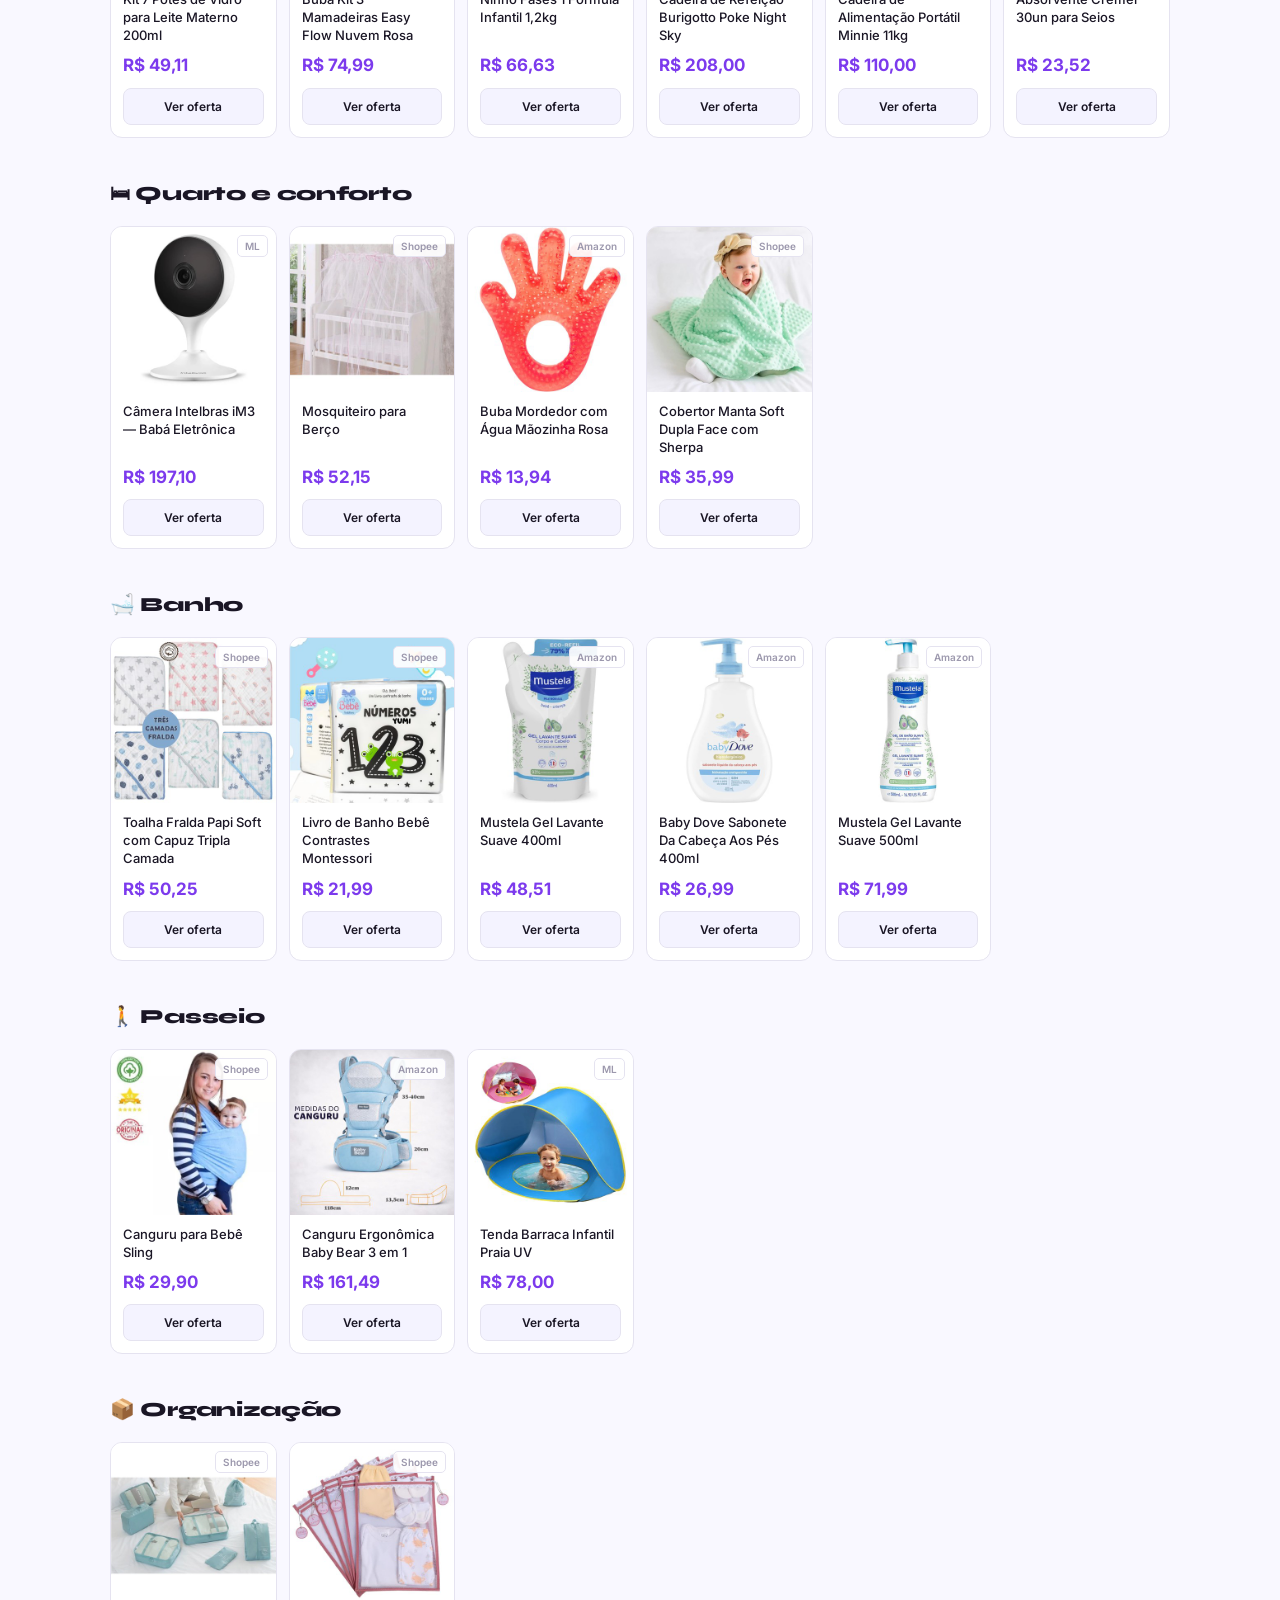
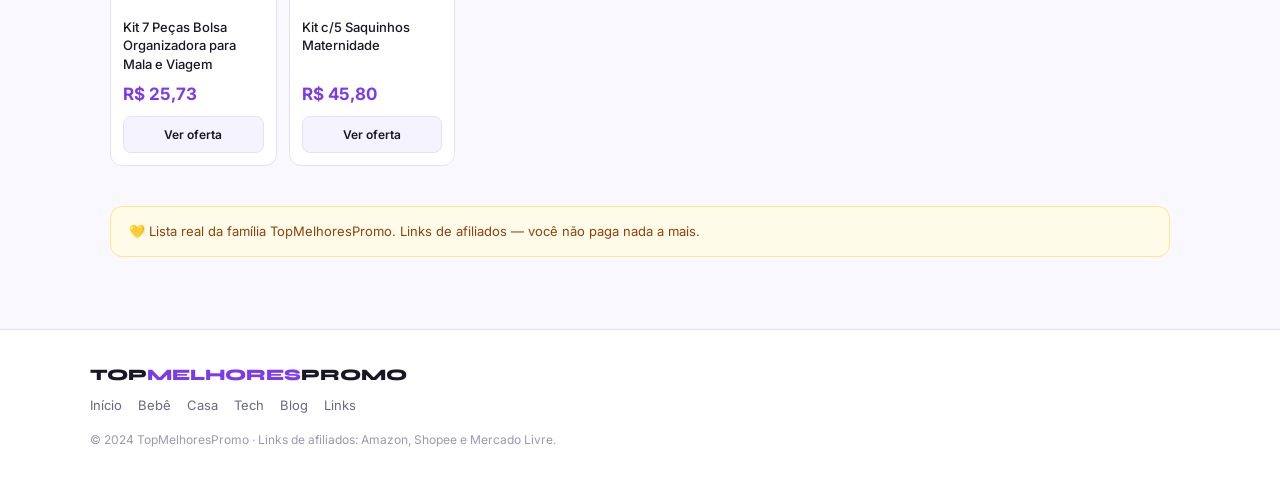
<file: pages/baby.html>
<!DOCTYPE html>
<html lang="pt-BR">
<head>
  <meta charset="UTF-8"><meta name="viewport" content="width=device-width, initial-scale=1.0">
  <title>Bebê &amp; Kids — TopMelhoresPromo</title>
  <meta name="description" content="38 produtos para bebê testados pela nossa família com links de afiliados.">
  <link rel="canonical" href="https://topmelhorespromo.com.br/pages/baby.html">
  <link rel="stylesheet" href="../css/style.css">
</head>
<body>
<nav class="nav"><div class="nav-inner"><a href="../index.html" class="nav-logo">TOP<span>MELHORES</span>PROMO</a><div class="nav-links"><a href="../index.html">Início</a><a href="baby.html">👶 Bebê</a><a href="casa.html">🏠 Casa</a><a href="tech.html">💻 Tech</a><a href="blog.html">📝 Blog</a><a href="links.html">🔗 Links</a></div><div class="nav-spacer"></div><a href="links.html" class="nav-cta">Nossos canais →</a></div></nav>
<div class="segs">
  <a href="#higiene" class="seg on">🧴 Higiene</a>
  <a href="#amamentação" class="seg">🤱 Amamentação</a>
  <a href="#quarto" class="seg">🛏 Quarto</a>
  <a href="#banho" class="seg">🛁 Banho</a>
  <a href="#passeio" class="seg">🚶 Passeio</a>
  <a href="#organização" class="seg">📦 Organização</a>
</div>
<main class="main">
  <div class="seg-banner" style="background:linear-gradient(135deg,#6d28d9,#db2777)">
    <div class="seg-banner-icon">👶</div>
    <div><h1>Bebê &amp; Kids</h1><p>O que usamos de verdade na gravidez e no primeiro ano — 38 produtos testados.</p></div>
  </div>

  <div id="higiene" class="sec-head" style="margin-top:8px"><h2 class="sec-title">🧴 Higiene e cuidados</h2></div>
  <div class="pgrid">
      <div class="pcard">
        <div class="pcard-img pcard-img-photo"><img src="../images/algodao-quadrado-bebe.jpg" alt="Kit 6x Algodão 100un Quadrado Bebê" onerror="this.style.display='none';this.nextElementSibling.style.display='flex'"><div class="pcard-emoji" style="display:none">🧻</div><span class="badge-mk">Shopee</span></div>
        <div class="pcard-body">
          <div class="pcard-name">Kit 6x Algodão 100un Quadrado Bebê</div>
          <div class="pcard-prices"><span class="pcard-price">R$ 142,80</span></div>
          <a class="pcard-btn" href="https://s.shopee.com.br/8V5M9Ya9Sx" target="_blank" rel="nofollow sponsored">Ver oferta</a>
        </div>
      </div>
      <div class="pcard">
        <div class="pcard-img pcard-img-photo"><img src="../images/giovanna-baby-gel.jpg" alt="Giovanna Baby Gel Higienizante 70% 500ml" onerror="this.style.display='none';this.nextElementSibling.style.display='flex'"><div class="pcard-emoji" style="display:none">🧴</div><span class="badge-mk">Amazon</span></div>
        <div class="pcard-body">
          <div class="pcard-name">Giovanna Baby Gel Higienizante 70% 500ml</div>
          <div class="pcard-prices"><span class="pcard-price">R$ 18,40</span></div>
          <a class="pcard-btn" href="https://link.amazon/B017nrLQr" target="_blank" rel="nofollow sponsored">Ver oferta</a>
        </div>
      </div>
      <div class="pcard">
        <div class="pcard-img pcard-img-photo"><img src="../images/xuxinhas-rabico.jpg" alt="Kit 100 Xuxinhas Mini Rabicó Coloridas" onerror="this.style.display='none';this.nextElementSibling.style.display='flex'"><div class="pcard-emoji" style="display:none">🎀</div><span class="badge-mk">Shopee</span></div>
        <div class="pcard-body">
          <div class="pcard-name">Kit 100 Xuxinhas Mini Rabicó Coloridas</div>
          <div class="pcard-prices"><span class="pcard-price">R$ 10,00</span></div>
          <a class="pcard-btn" href="https://s.shopee.com.br/1qYbwcxU4Z" target="_blank" rel="nofollow sponsored">Ver oferta</a>
        </div>
      </div>
      <div class="pcard">
        <div class="pcard-img pcard-img-photo"><img src="../images/hipoglos-transparente.jpg" alt="Hipoglós Transparente Creme Preventivo 30g" onerror="this.style.display='none';this.nextElementSibling.style.display='flex'"><div class="pcard-emoji" style="display:none">🩹</div><span class="badge-mk">Amazon</span></div>
        <div class="pcard-body">
          <div class="pcard-name">Hipoglós Transparente Creme Preventivo 30g</div>
          <div class="pcard-prices"><span class="pcard-price">R$ 22,71</span></div>
          <a class="pcard-btn" href="https://link.amazon/B0aITXxhF" target="_blank" rel="nofollow sponsored">Ver oferta</a>
        </div>
      </div>
      <div class="pcard">
        <div class="pcard-img pcard-img-photo"><img src="../images/bepantol-baby.jpg" alt="Bepantol Baby Pomada Assadura" onerror="this.style.display='none';this.nextElementSibling.style.display='flex'"><div class="pcard-emoji" style="display:none">🩹</div><span class="badge-mk">Amazon</span></div>
        <div class="pcard-body">
          <div class="pcard-name">Bepantol Baby Pomada Assadura</div>
          <div class="pcard-prices"><span class="pcard-price">R$ 44,00</span></div>
          <a class="pcard-btn" href="https://link.amazon/B0dpmmwUA" target="_blank" rel="nofollow sponsored">Ver oferta</a>
        </div>
      </div>
      <div class="pcard">
        <div class="pcard-img pcard-img-photo"><img src="../images/exposis-bebe.jpg" alt="Exposis Bebê Repelente Icaridina 117g" onerror="this.style.display='none';this.nextElementSibling.style.display='flex'"><div class="pcard-emoji" style="display:none">🦟</div><span class="badge-mk">Amazon</span></div>
        <div class="pcard-body">
          <div class="pcard-name">Exposis Bebê Repelente Icaridina 117g</div>
          <div class="pcard-prices"><span class="pcard-price">R$ 45,49</span></div>
          <a class="pcard-btn" href="https://link.amazon/B04RXjRfU" target="_blank" rel="nofollow sponsored">Ver oferta</a>
        </div>
      </div>
      <div class="pcard">
        <div class="pcard-img pcard-img-photo"><img src="../images/fever-friends-adesivo.jpg" alt="Fever Friends Adesivo Para Febre 2un" onerror="this.style.display='none';this.nextElementSibling.style.display='flex'"><div class="pcard-emoji" style="display:none">🌡️</div><span class="badge-mk">ML</span></div>
        <div class="pcard-body">
          <div class="pcard-name">Fever Friends Adesivo Para Febre 2un</div>
          <div class="pcard-prices"><span class="pcard-price">R$ 17,76</span></div>
          <a class="pcard-btn" href="https://meli.la/1vd9BGW" target="_blank" rel="nofollow sponsored">Ver oferta</a>
        </div>
      </div>
      <div class="pcard">
        <div class="pcard-img pcard-img-photo"><img src="../images/escova-mamadeira-buba.jpg" alt="Buba Escova para Mamadeira" onerror="this.style.display='none';this.nextElementSibling.style.display='flex'"><div class="pcard-emoji" style="display:none">🧹</div><span class="badge-mk">Amazon</span></div>
        <div class="pcard-body">
          <div class="pcard-name">Buba Escova para Mamadeira</div>
          <div class="pcard-prices"><span class="pcard-price">R$ 19,99</span></div>
          <a class="pcard-btn" href="https://link.amazon/B03HEgSrL" target="_blank" rel="nofollow sponsored">Ver oferta</a>
        </div>
      </div>
      <div class="pcard">
        <div class="pcard-img pcard-img-photo"><img src="../images/likluc-xo-febre.jpg" alt="Likluc Xô Febre Compressas Refrescantes" onerror="this.style.display='none';this.nextElementSibling.style.display='flex'"><div class="pcard-emoji" style="display:none">🌡️</div><span class="badge-mk">Amazon</span></div>
        <div class="pcard-body">
          <div class="pcard-name">Likluc Xô Febre Compressas Refrescantes</div>
          <div class="pcard-prices"><span class="pcard-price">R$ 35,00</span></div>
          <a class="pcard-btn" href="https://link.amazon/B0gAOCHK2" target="_blank" rel="nofollow sponsored">Ver oferta</a>
        </div>
      </div>
      <div class="pcard">
        <div class="pcard-img pcard-img-photo"><img src="../images/lencos-huggies-rosto.jpg" alt="Lenços Huggies Rosto e Corpo 4x48un" onerror="this.style.display='none';this.nextElementSibling.style.display='flex'"><div class="pcard-emoji" style="display:none">🧻</div><span class="badge-mk">Amazon</span></div>
        <div class="pcard-body">
          <div class="pcard-name">Lenços Huggies Rosto e Corpo 4x48un</div>
          <div class="pcard-prices"><span class="pcard-price">R$ 32,59</span></div>
          <a class="pcard-btn" href="https://link.amazon/B06BDOJog" target="_blank" rel="nofollow sponsored">Ver oferta</a>
        </div>
      </div>
      <div class="pcard">
        <div class="pcard-img pcard-img-photo"><img src="../images/escova-dental-kess.jpg" alt="Escova Dental Infantil Dentinho Kess" onerror="this.style.display='none';this.nextElementSibling.style.display='flex'"><div class="pcard-emoji" style="display:none">🪥</div><span class="badge-mk">Amazon</span></div>
        <div class="pcard-body">
          <div class="pcard-name">Escova Dental Infantil Dentinho Kess</div>
          <div class="pcard-prices"><span class="pcard-price">R$ 8,63</span></div>
          <a class="pcard-btn" href="https://link.amazon/B07CJHPw1" target="_blank" rel="nofollow sponsored">Ver oferta</a>
        </div>
      </div>
      <div class="pcard">
        <div class="pcard-img pcard-img-photo"><img src="../images/sbp-baby-icaridina.jpg" alt="Repelente SBP Baby Icaridina 100ml" onerror="this.style.display='none';this.nextElementSibling.style.display='flex'"><div class="pcard-emoji" style="display:none">🦟</div><span class="badge-mk">Amazon</span></div>
        <div class="pcard-body">
          <div class="pcard-name">Repelente SBP Baby Icaridina 100ml</div>
          <div class="pcard-prices"><span class="pcard-price">R$ 25,19</span></div>
          <a class="pcard-btn" href="https://link.amazon/B05dZfQxQ" target="_blank" rel="nofollow sponsored">Ver oferta</a>
        </div>
      </div>
      <div class="pcard">
        <div class="pcard-img pcard-img-photo"><img src="../images/buba-lavador-nasal.jpg" alt="Buba Lavador Nasal" onerror="this.style.display='none';this.nextElementSibling.style.display='flex'"><div class="pcard-emoji" style="display:none">👃</div><span class="badge-mk">Amazon</span></div>
        <div class="pcard-body">
          <div class="pcard-name">Buba Lavador Nasal</div>
          <div class="pcard-prices"><span class="pcard-price">R$ 13,03</span></div>
          <a class="pcard-btn" href="https://link.amazon/B09EByZ9L" target="_blank" rel="nofollow sponsored">Ver oferta</a>
        </div>
      </div>
      <div class="pcard">
        <div class="pcard-img pcard-img-photo"><img src="../images/fralda-pampers-premium-p.jpg" alt="Fralda Pampers Premium Care P 40un" onerror="this.style.display='none';this.nextElementSibling.style.display='flex'"><div class="pcard-emoji" style="display:none">👶</div><span class="badge-mk">Amazon</span></div>
        <div class="pcard-body">
          <div class="pcard-name">Fralda Pampers Premium Care P 40un</div>
          <div class="pcard-prices"><span class="pcard-price">R$ 56,90</span></div>
          <a class="pcard-btn" href="https://link.amazon/B0bFzw2TM" target="_blank" rel="nofollow sponsored">Ver oferta</a>
        </div>
      </div>
      <div class="pcard">
        <div class="pcard-img pcard-img-photo"><img src="../images/fralda-monica-xg.jpg" alt="Fralda Turma da Mônica Baby XG 42un" onerror="this.style.display='none';this.nextElementSibling.style.display='flex'"><div class="pcard-emoji" style="display:none">👶</div><span class="badge-mk">Amazon</span></div>
        <div class="pcard-body">
          <div class="pcard-name">Fralda Turma da Mônica Baby XG 42un</div>
          <div class="pcard-prices"><span class="pcard-price">R$ 33,94</span></div>
          <a class="pcard-btn" href="https://link.amazon/B0bRdeL0h" target="_blank" rel="nofollow sponsored">Ver oferta</a>
        </div>
      </div>
      <div class="pcard">
        <div class="pcard-img pcard-img-photo"><img src="../images/lencos-pampers-aloe.jpg" alt="Lenços Pampers Aloe Vera 192un" onerror="this.style.display='none';this.nextElementSibling.style.display='flex'"><div class="pcard-emoji" style="display:none">🧻</div><span class="badge-mk">ML</span></div>
        <div class="pcard-body">
          <div class="pcard-name">Lenços Pampers Aloe Vera 192un</div>
          <div class="pcard-prices"><span class="pcard-price">R$ 31,99</span></div>
          <a class="pcard-btn" href="https://meli.la/1ZB3MSq" target="_blank" rel="nofollow sponsored">Ver oferta</a>
        </div>
      </div>
      <div class="pcard">
        <div class="pcard-img pcard-img-photo"><img src="../images/omo-sabao-bebe.jpg" alt="OMO Sabão Líquido Roupas Bebê 900ml" onerror="this.style.display='none';this.nextElementSibling.style.display='flex'"><div class="pcard-emoji" style="display:none">🫧</div><span class="badge-mk">Amazon</span></div>
        <div class="pcard-body">
          <div class="pcard-name">OMO Sabão Líquido Roupas Bebê 900ml</div>
          <div class="pcard-prices"><span class="pcard-price">R$ 15,90</span></div>
          <a class="pcard-btn" href="https://link.amazon/B0g91biDO" target="_blank" rel="nofollow sponsored">Ver oferta</a>
        </div>
      </div>
      <div class="pcard">
        <div class="pcard-img pcard-img-photo"><img src="../images/hastes-flexiveis-clingo.jpg" alt="Hastes Flexíveis Clingo" onerror="this.style.display='none';this.nextElementSibling.style.display='flex'"><div class="pcard-emoji" style="display:none">🧹</div><span class="badge-mk">Amazon</span></div>
        <div class="pcard-body">
          <div class="pcard-name">Hastes Flexíveis Clingo</div>
          <div class="pcard-prices"><span class="pcard-price">R$ 8,06</span></div>
          <a class="pcard-btn" href="https://link.amazon/B0d1EwTQV" target="_blank" rel="nofollow sponsored">Ver oferta</a>
        </div>
      </div>
  </div>

  <div id="amamentação" class="sec-head" style="margin-top:8px"><h2 class="sec-title">🤱 Amamentação e alimentação</h2></div>
  <div class="pgrid">
      <div class="pcard">
        <div class="pcard-img pcard-img-photo"><img src="../images/potes-leite-materno.jpg" alt="Kit 7 Potes de Vidro para Leite Materno 200ml" onerror="this.style.display='none';this.nextElementSibling.style.display='flex'"><div class="pcard-emoji" style="display:none">🍼</div><span class="badge-mk">Shopee</span></div>
        <div class="pcard-body">
          <div class="pcard-name">Kit 7 Potes de Vidro para Leite Materno 200ml</div>
          <div class="pcard-prices"><span class="pcard-price">R$ 49,11</span></div>
          <a class="pcard-btn" href="https://s.shopee.com.br/8KlvwIL1PR" target="_blank" rel="nofollow sponsored">Ver oferta</a>
        </div>
      </div>
      <div class="pcard">
        <div class="pcard-img pcard-img-photo"><img src="../images/mamadeiras-buba-easy-flow.jpg" alt="Buba Kit 3 Mamadeiras Easy Flow Nuvem Rosa" onerror="this.style.display='none';this.nextElementSibling.style.display='flex'"><div class="pcard-emoji" style="display:none">🍼</div><span class="badge-mk">Amazon</span></div>
        <div class="pcard-body">
          <div class="pcard-name">Buba Kit 3 Mamadeiras Easy Flow Nuvem Rosa</div>
          <div class="pcard-prices"><span class="pcard-price">R$ 74,99</span></div>
          <a class="pcard-btn" href="https://link.amazon/B0eMRw4Cp" target="_blank" rel="nofollow sponsored">Ver oferta</a>
        </div>
      </div>
      <div class="pcard">
        <div class="pcard-img pcard-img-photo"><img src="../images/ninho-fases1.jpg" alt="Ninho Fases 1 Fórmula Infantil 1,2kg" onerror="this.style.display='none';this.nextElementSibling.style.display='flex'"><div class="pcard-emoji" style="display:none">🥛</div><span class="badge-mk">Amazon</span></div>
        <div class="pcard-body">
          <div class="pcard-name">Ninho Fases 1 Fórmula Infantil 1,2kg</div>
          <div class="pcard-prices"><span class="pcard-price">R$ 66,63</span></div>
          <a class="pcard-btn" href="https://link.amazon/B02eQcIh2" target="_blank" rel="nofollow sponsored">Ver oferta</a>
        </div>
      </div>
      <div class="pcard">
        <div class="pcard-img pcard-img-photo"><img src="../images/cadeira-burigotto-poke.jpg" alt="Cadeira de Refeição Burigotto Poke Night Sky" onerror="this.style.display='none';this.nextElementSibling.style.display='flex'"><div class="pcard-emoji" style="display:none">🪑</div><span class="badge-mk">ML</span></div>
        <div class="pcard-body">
          <div class="pcard-name">Cadeira de Refeição Burigotto Poke Night Sky</div>
          <div class="pcard-prices"><span class="pcard-price">R$ 208,00</span></div>
          <a class="pcard-btn" href="https://meli.la/1BgqKci" target="_blank" rel="nofollow sponsored">Ver oferta</a>
        </div>
      </div>
      <div class="pcard">
        <div class="pcard-img pcard-img-photo"><img src="../images/cadeira-minnie-multikids.jpg" alt="Cadeira de Alimentação Portátil Minnie 11kg" onerror="this.style.display='none';this.nextElementSibling.style.display='flex'"><div class="pcard-emoji" style="display:none">🪑</div><span class="badge-mk">Amazon</span></div>
        <div class="pcard-body">
          <div class="pcard-name">Cadeira de Alimentação Portátil Minnie 11kg</div>
          <div class="pcard-prices"><span class="pcard-price">R$ 110,00</span></div>
          <a class="pcard-btn" href="https://link.amazon/B07mKdWXY" target="_blank" rel="nofollow sponsored">Ver oferta</a>
        </div>
      </div>
      <div class="pcard">
        <div class="pcard-img pcard-img-photo"><img src="../images/absorvente-cremer-seios.jpg" alt="Absorvente Cremer 30un para Seios" onerror="this.style.display='none';this.nextElementSibling.style.display='flex'"><div class="pcard-emoji" style="display:none">🤱</div><span class="badge-mk">Amazon</span></div>
        <div class="pcard-body">
          <div class="pcard-name">Absorvente Cremer 30un para Seios</div>
          <div class="pcard-prices"><span class="pcard-price">R$ 23,52</span></div>
          <a class="pcard-btn" href="https://link.amazon/B0bXcJyOZ" target="_blank" rel="nofollow sponsored">Ver oferta</a>
        </div>
      </div>
  </div>

  <div id="quarto" class="sec-head" style="margin-top:8px"><h2 class="sec-title">🛏 Quarto e conforto</h2></div>
  <div class="pgrid">
      <div class="pcard">
        <div class="pcard-img pcard-img-photo"><img src="../images/camera-intelbras-im3.jpg" alt="Câmera Intelbras iM3 — Babá Eletrônica" onerror="this.style.display='none';this.nextElementSibling.style.display='flex'"><div class="pcard-emoji" style="display:none">📷</div><span class="badge-mk">ML</span></div>
        <div class="pcard-body">
          <div class="pcard-name">Câmera Intelbras iM3 — Babá Eletrônica</div>
          <div class="pcard-prices"><span class="pcard-price">R$ 197,10</span></div>
          <a class="pcard-btn" href="https://meli.la/2tUMVG1" target="_blank" rel="nofollow sponsored">Ver oferta</a>
        </div>
      </div>
      <div class="pcard">
        <div class="pcard-img pcard-img-photo"><img src="../images/mosquiteiro-berco.jpg" alt="Mosquiteiro para Berço" onerror="this.style.display='none';this.nextElementSibling.style.display='flex'"><div class="pcard-emoji" style="display:none">🛏</div><span class="badge-mk">Shopee</span></div>
        <div class="pcard-body">
          <div class="pcard-name">Mosquiteiro para Berço</div>
          <div class="pcard-prices"><span class="pcard-price">R$ 52,15</span></div>
          <a class="pcard-btn" href="https://s.shopee.com.br/8ASVjwHqk1" target="_blank" rel="nofollow sponsored">Ver oferta</a>
        </div>
      </div>
      <div class="pcard">
        <div class="pcard-img pcard-img-photo"><img src="../images/buba-mordedor-maozinha.jpg" alt="Buba Mordedor com Água Mãozinha Rosa" onerror="this.style.display='none';this.nextElementSibling.style.display='flex'"><div class="pcard-emoji" style="display:none">🖐️</div><span class="badge-mk">Amazon</span></div>
        <div class="pcard-body">
          <div class="pcard-name">Buba Mordedor com Água Mãozinha Rosa</div>
          <div class="pcard-prices"><span class="pcard-price">R$ 13,94</span></div>
          <a class="pcard-btn" href="https://link.amazon/B0e1wWayk" target="_blank" rel="nofollow sponsored">Ver oferta</a>
        </div>
      </div>
      <div class="pcard">
        <div class="pcard-img pcard-img-photo"><img src="../images/manta-soft-sherpa.jpg" alt="Cobertor Manta Soft Dupla Face com Sherpa" onerror="this.style.display='none';this.nextElementSibling.style.display='flex'"><div class="pcard-emoji" style="display:none">🛌</div><span class="badge-mk">Shopee</span></div>
        <div class="pcard-body">
          <div class="pcard-name">Cobertor Manta Soft Dupla Face com Sherpa</div>
          <div class="pcard-prices"><span class="pcard-price">R$ 35,99</span></div>
          <a class="pcard-btn" href="https://s.shopee.com.br/4qC3lfQc4H" target="_blank" rel="nofollow sponsored">Ver oferta</a>
        </div>
      </div>
  </div>

  <div id="banho" class="sec-head" style="margin-top:8px"><h2 class="sec-title">🛁 Banho</h2></div>
  <div class="pgrid">
      <div class="pcard">
        <div class="pcard-img pcard-img-photo"><img src="../images/toalha-fralda-papi.jpg" alt="Toalha Fralda Papi Soft com Capuz Tripla Camada" onerror="this.style.display='none';this.nextElementSibling.style.display='flex'"><div class="pcard-emoji" style="display:none">🏖️</div><span class="badge-mk">Shopee</span></div>
        <div class="pcard-body">
          <div class="pcard-name">Toalha Fralda Papi Soft com Capuz Tripla Camada</div>
          <div class="pcard-prices"><span class="pcard-price">R$ 50,25</span></div>
          <a class="pcard-btn" href="https://s.shopee.com.br/8V5M8bKO4S" target="_blank" rel="nofollow sponsored">Ver oferta</a>
        </div>
      </div>
      <div class="pcard">
        <div class="pcard-img pcard-img-photo"><img src="../images/livro-banho-montessori.jpg" alt="Livro de Banho Bebê Contrastes Montessori" onerror="this.style.display='none';this.nextElementSibling.style.display='flex'"><div class="pcard-emoji" style="display:none">📚</div><span class="badge-mk">Shopee</span></div>
        <div class="pcard-body">
          <div class="pcard-name">Livro de Banho Bebê Contrastes Montessori</div>
          <div class="pcard-prices"><span class="pcard-price">R$ 21,99</span></div>
          <a class="pcard-btn" href="https://s.shopee.com.br/40cwm8TmlA" target="_blank" rel="nofollow sponsored">Ver oferta</a>
        </div>
      </div>
      <div class="pcard">
        <div class="pcard-img pcard-img-photo"><img src="../images/mustela-gel-400ml.jpg" alt="Mustela Gel Lavante Suave 400ml" onerror="this.style.display='none';this.nextElementSibling.style.display='flex'"><div class="pcard-emoji" style="display:none">🛁</div><span class="badge-mk">Amazon</span></div>
        <div class="pcard-body">
          <div class="pcard-name">Mustela Gel Lavante Suave 400ml</div>
          <div class="pcard-prices"><span class="pcard-price">R$ 48,51</span></div>
          <a class="pcard-btn" href="https://link.amazon/B07Oq17vq" target="_blank" rel="nofollow sponsored">Ver oferta</a>
        </div>
      </div>
      <div class="pcard">
        <div class="pcard-img pcard-img-photo"><img src="../images/baby-dove-sabonete.jpg" alt="Baby Dove Sabonete Da Cabeça Aos Pés 400ml" onerror="this.style.display='none';this.nextElementSibling.style.display='flex'"><div class="pcard-emoji" style="display:none">🛁</div><span class="badge-mk">Amazon</span></div>
        <div class="pcard-body">
          <div class="pcard-name">Baby Dove Sabonete Da Cabeça Aos Pés 400ml</div>
          <div class="pcard-prices"><span class="pcard-price">R$ 26,99</span></div>
          <a class="pcard-btn" href="https://link.amazon/B05ZJduOW" target="_blank" rel="nofollow sponsored">Ver oferta</a>
        </div>
      </div>
      <div class="pcard">
        <div class="pcard-img pcard-img-photo"><img src="../images/mustela-gel-500ml.jpg" alt="Mustela Gel Lavante Suave 500ml" onerror="this.style.display='none';this.nextElementSibling.style.display='flex'"><div class="pcard-emoji" style="display:none">🛁</div><span class="badge-mk">Amazon</span></div>
        <div class="pcard-body">
          <div class="pcard-name">Mustela Gel Lavante Suave 500ml</div>
          <div class="pcard-prices"><span class="pcard-price">R$ 71,99</span></div>
          <a class="pcard-btn" href="https://link.amazon/B011BrrYe" target="_blank" rel="nofollow sponsored">Ver oferta</a>
        </div>
      </div>
  </div>

  <div id="passeio" class="sec-head" style="margin-top:8px"><h2 class="sec-title">🚶 Passeio</h2></div>
  <div class="pgrid">
      <div class="pcard">
        <div class="pcard-img pcard-img-photo"><img src="../images/canguru-sling.jpg" alt="Canguru para Bebê Sling" onerror="this.style.display='none';this.nextElementSibling.style.display='flex'"><div class="pcard-emoji" style="display:none">👶</div><span class="badge-mk">Shopee</span></div>
        <div class="pcard-body">
          <div class="pcard-name">Canguru para Bebê Sling</div>
          <div class="pcard-prices"><span class="pcard-price">R$ 29,90</span></div>
          <a class="pcard-btn" href="https://s.shopee.com.br/901cjTEg38" target="_blank" rel="nofollow sponsored">Ver oferta</a>
        </div>
      </div>
      <div class="pcard">
        <div class="pcard-img pcard-img-photo"><img src="../images/canguru-baby-bear.jpg" alt="Canguru Ergonômica Baby Bear 3 em 1" onerror="this.style.display='none';this.nextElementSibling.style.display='flex'"><div class="pcard-emoji" style="display:none">🎒</div><span class="badge-mk">Amazon</span></div>
        <div class="pcard-body">
          <div class="pcard-name">Canguru Ergonômica Baby Bear 3 em 1</div>
          <div class="pcard-prices"><span class="pcard-price">R$ 161,49</span></div>
          <a class="pcard-btn" href="https://link.amazon/B0bsZNDfy" target="_blank" rel="nofollow sponsored">Ver oferta</a>
        </div>
      </div>
      <div class="pcard">
        <div class="pcard-img pcard-img-photo"><img src="../images/tenda-praia-bebe.jpg" alt="Tenda Barraca Infantil Praia UV" onerror="this.style.display='none';this.nextElementSibling.style.display='flex'"><div class="pcard-emoji" style="display:none">⛱️</div><span class="badge-mk">ML</span></div>
        <div class="pcard-body">
          <div class="pcard-name">Tenda Barraca Infantil Praia UV</div>
          <div class="pcard-prices"><span class="pcard-price">R$ 78,00</span></div>
          <a class="pcard-btn" href="https://meli.la/1G96MjG" target="_blank" rel="nofollow sponsored">Ver oferta</a>
        </div>
      </div>
  </div>

  <div id="organização" class="sec-head" style="margin-top:8px"><h2 class="sec-title">📦 Organização</h2></div>
  <div class="pgrid">
      <div class="pcard">
        <div class="pcard-img pcard-img-photo"><img src="../images/kit-bolsa-mala.jpg" alt="Kit 7 Peças Bolsa Organizadora para Mala e Viagem" onerror="this.style.display='none';this.nextElementSibling.style.display='flex'"><div class="pcard-emoji" style="display:none">🧳</div><span class="badge-mk">Shopee</span></div>
        <div class="pcard-body">
          <div class="pcard-name">Kit 7 Peças Bolsa Organizadora para Mala e Viagem</div>
          <div class="pcard-prices"><span class="pcard-price">R$ 25,73</span></div>
          <a class="pcard-btn" href="https://s.shopee.com.br/8fOmKuJkjT" target="_blank" rel="nofollow sponsored">Ver oferta</a>
        </div>
      </div>
      <div class="pcard">
        <div class="pcard-img pcard-img-photo"><img src="../images/saquinhos-maternidade.jpg" alt="Kit c/5 Saquinhos Maternidade" onerror="this.style.display='none';this.nextElementSibling.style.display='flex'"><div class="pcard-emoji" style="display:none">🛍️</div><span class="badge-mk">Shopee</span></div>
        <div class="pcard-body">
          <div class="pcard-name">Kit c/5 Saquinhos Maternidade</div>
          <div class="pcard-prices"><span class="pcard-price">R$ 45,80</span></div>
          <a class="pcard-btn" href="https://s.shopee.com.br/8095XgMI5P" target="_blank" rel="nofollow sponsored">Ver oferta</a>
        </div>
      </div>
  </div>
  <div class="disclaimer">💛 Lista real da família TopMelhoresPromo. Links de afiliados — você não paga nada a mais.</div>
</main>
<footer class="footer"><div class="footer-inner"><div class="footer-logo">TOP<span>MELHORES</span>PROMO</div><div class="footer-links"><a href="../index.html">Início</a><a href="baby.html">Bebê</a><a href="casa.html">Casa</a><a href="tech.html">Tech</a><a href="blog.html">Blog</a><a href="links.html">Links</a></div><div class="footer-disc">© 2024 TopMelhoresPromo · Links de afiliados: Amazon, Shopee e Mercado Livre.</div></div></footer>
</body></html>
</file>
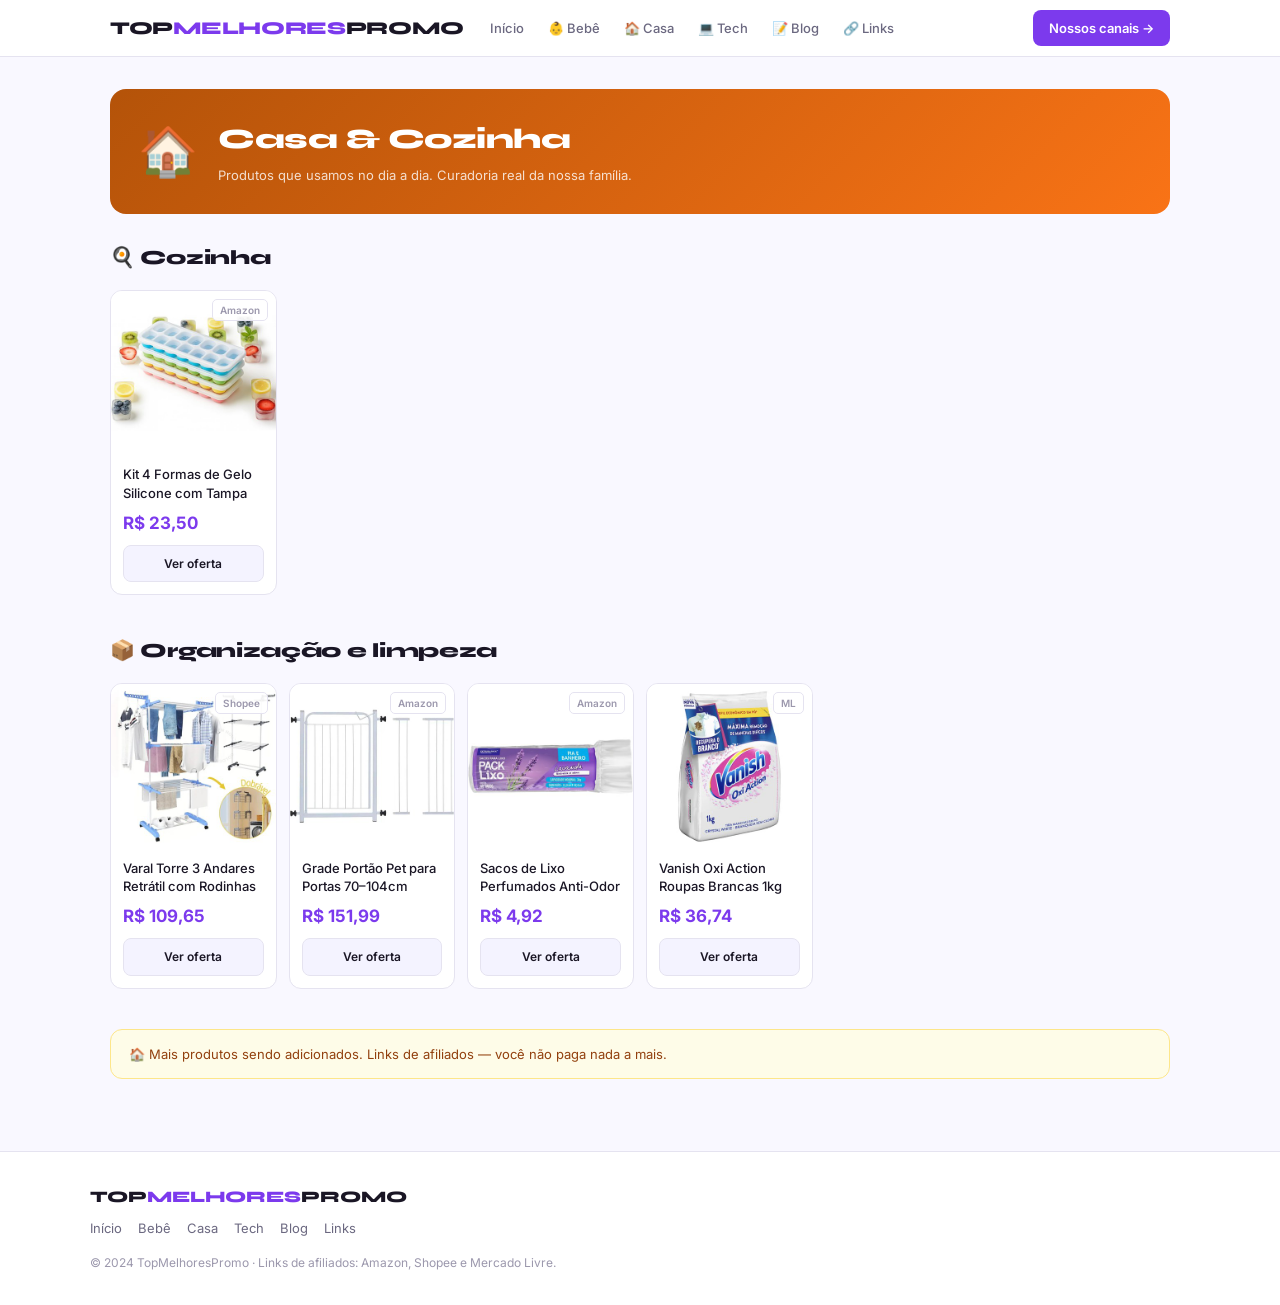
<file: pages/casa.html>
<!DOCTYPE html>
<html lang="pt-BR">
<head>
  <meta charset="UTF-8"><meta name="viewport" content="width=device-width, initial-scale=1.0">
  <title>Casa &amp; Cozinha — TopMelhoresPromo</title>
  <meta name="description" content="Produtos para casa e organização com links de afiliados.">
  <link rel="stylesheet" href="../css/style.css">
</head>
<body>
<nav class="nav"><div class="nav-inner"><a href="../index.html" class="nav-logo">TOP<span>MELHORES</span>PROMO</a><div class="nav-links"><a href="../index.html">Início</a><a href="baby.html">👶 Bebê</a><a href="casa.html">🏠 Casa</a><a href="tech.html">💻 Tech</a><a href="blog.html">📝 Blog</a><a href="links.html">🔗 Links</a></div><div class="nav-spacer"></div><a href="links.html" class="nav-cta">Nossos canais →</a></div></nav>
<main class="main">
  <div class="seg-banner" style="background:linear-gradient(135deg,#b45309,#f97316)">
    <div class="seg-banner-icon">🏠</div>
    <div><h1>Casa &amp; Cozinha</h1><p>Produtos que usamos no dia a dia. Curadoria real da nossa família.</p></div>
  </div>

  <div id="cozinha" class="sec-head" style="margin-top:8px"><h2 class="sec-title">🍳 Cozinha</h2></div>
  <div class="pgrid">
      <div class="pcard">
        <div class="pcard-img pcard-img-photo"><img src="../images/formas-gelo-silicone.jpg" alt="Kit 4 Formas de Gelo Silicone com Tampa" onerror="this.style.display='none';this.nextElementSibling.style.display='flex'"><div class="pcard-emoji" style="display:none">🧊</div><span class="badge-mk">Amazon</span></div>
        <div class="pcard-body">
          <div class="pcard-name">Kit 4 Formas de Gelo Silicone com Tampa</div>
          <div class="pcard-prices"><span class="pcard-price">R$ 23,50</span></div>
          <a class="pcard-btn" href="https://link.amazon/B07FUgm0H" target="_blank" rel="nofollow sponsored">Ver oferta</a>
        </div>
      </div>
  </div>

  <div id="organização" class="sec-head" style="margin-top:8px"><h2 class="sec-title">📦 Organização e limpeza</h2></div>
  <div class="pgrid">
      <div class="pcard">
        <div class="pcard-img pcard-img-photo"><img src="../images/varal-torre-3andares.jpg" alt="Varal Torre 3 Andares Retrátil com Rodinhas" onerror="this.style.display='none';this.nextElementSibling.style.display='flex'"><div class="pcard-emoji" style="display:none">🧺</div><span class="badge-mk">Shopee</span></div>
        <div class="pcard-body">
          <div class="pcard-name">Varal Torre 3 Andares Retrátil com Rodinhas</div>
          <div class="pcard-prices"><span class="pcard-price">R$ 109,65</span></div>
          <a class="pcard-btn" href="https://s.shopee.com.br/9AL2vmE2iB" target="_blank" rel="nofollow sponsored">Ver oferta</a>
        </div>
      </div>
      <div class="pcard">
        <div class="pcard-img pcard-img-photo"><img src="../images/grade-portao-pet.jpg" alt="Grade Portão Pet para Portas 70–104cm" onerror="this.style.display='none';this.nextElementSibling.style.display='flex'"><div class="pcard-emoji" style="display:none">🐾</div><span class="badge-mk">Amazon</span></div>
        <div class="pcard-body">
          <div class="pcard-name">Grade Portão Pet para Portas 70–104cm</div>
          <div class="pcard-prices"><span class="pcard-price">R$ 151,99</span></div>
          <a class="pcard-btn" href="https://link.amazon/B0cqXBGqX" target="_blank" rel="nofollow sponsored">Ver oferta</a>
        </div>
      </div>
      <div class="pcard">
        <div class="pcard-img pcard-img-photo"><img src="../images/sacos-lixo-perfumados.jpg" alt="Sacos de Lixo Perfumados Anti-Odor" onerror="this.style.display='none';this.nextElementSibling.style.display='flex'"><div class="pcard-emoji" style="display:none">🗑️</div><span class="badge-mk">Amazon</span></div>
        <div class="pcard-body">
          <div class="pcard-name">Sacos de Lixo Perfumados Anti-Odor</div>
          <div class="pcard-prices"><span class="pcard-price">R$ 4,92</span></div>
          <a class="pcard-btn" href="https://link.amazon/B08BbhLIK" target="_blank" rel="nofollow sponsored">Ver oferta</a>
        </div>
      </div>
      <div class="pcard">
        <div class="pcard-img pcard-img-photo"><img src="../images/vanish-oxi-action.jpg" alt="Vanish Oxi Action Roupas Brancas 1kg" onerror="this.style.display='none';this.nextElementSibling.style.display='flex'"><div class="pcard-emoji" style="display:none">✨</div><span class="badge-mk">ML</span></div>
        <div class="pcard-body">
          <div class="pcard-name">Vanish Oxi Action Roupas Brancas 1kg</div>
          <div class="pcard-prices"><span class="pcard-price">R$ 36,74</span></div>
          <a class="pcard-btn" href="https://meli.la/2m1uxg8" target="_blank" rel="nofollow sponsored">Ver oferta</a>
        </div>
      </div>
  </div>
  <div class="disclaimer">🏠 Mais produtos sendo adicionados. Links de afiliados — você não paga nada a mais.</div>
</main>
<footer class="footer"><div class="footer-inner"><div class="footer-logo">TOP<span>MELHORES</span>PROMO</div><div class="footer-links"><a href="../index.html">Início</a><a href="baby.html">Bebê</a><a href="casa.html">Casa</a><a href="tech.html">Tech</a><a href="blog.html">Blog</a><a href="links.html">Links</a></div><div class="footer-disc">© 2024 TopMelhoresPromo · Links de afiliados: Amazon, Shopee e Mercado Livre.</div></div></footer>
</body></html>
</file>
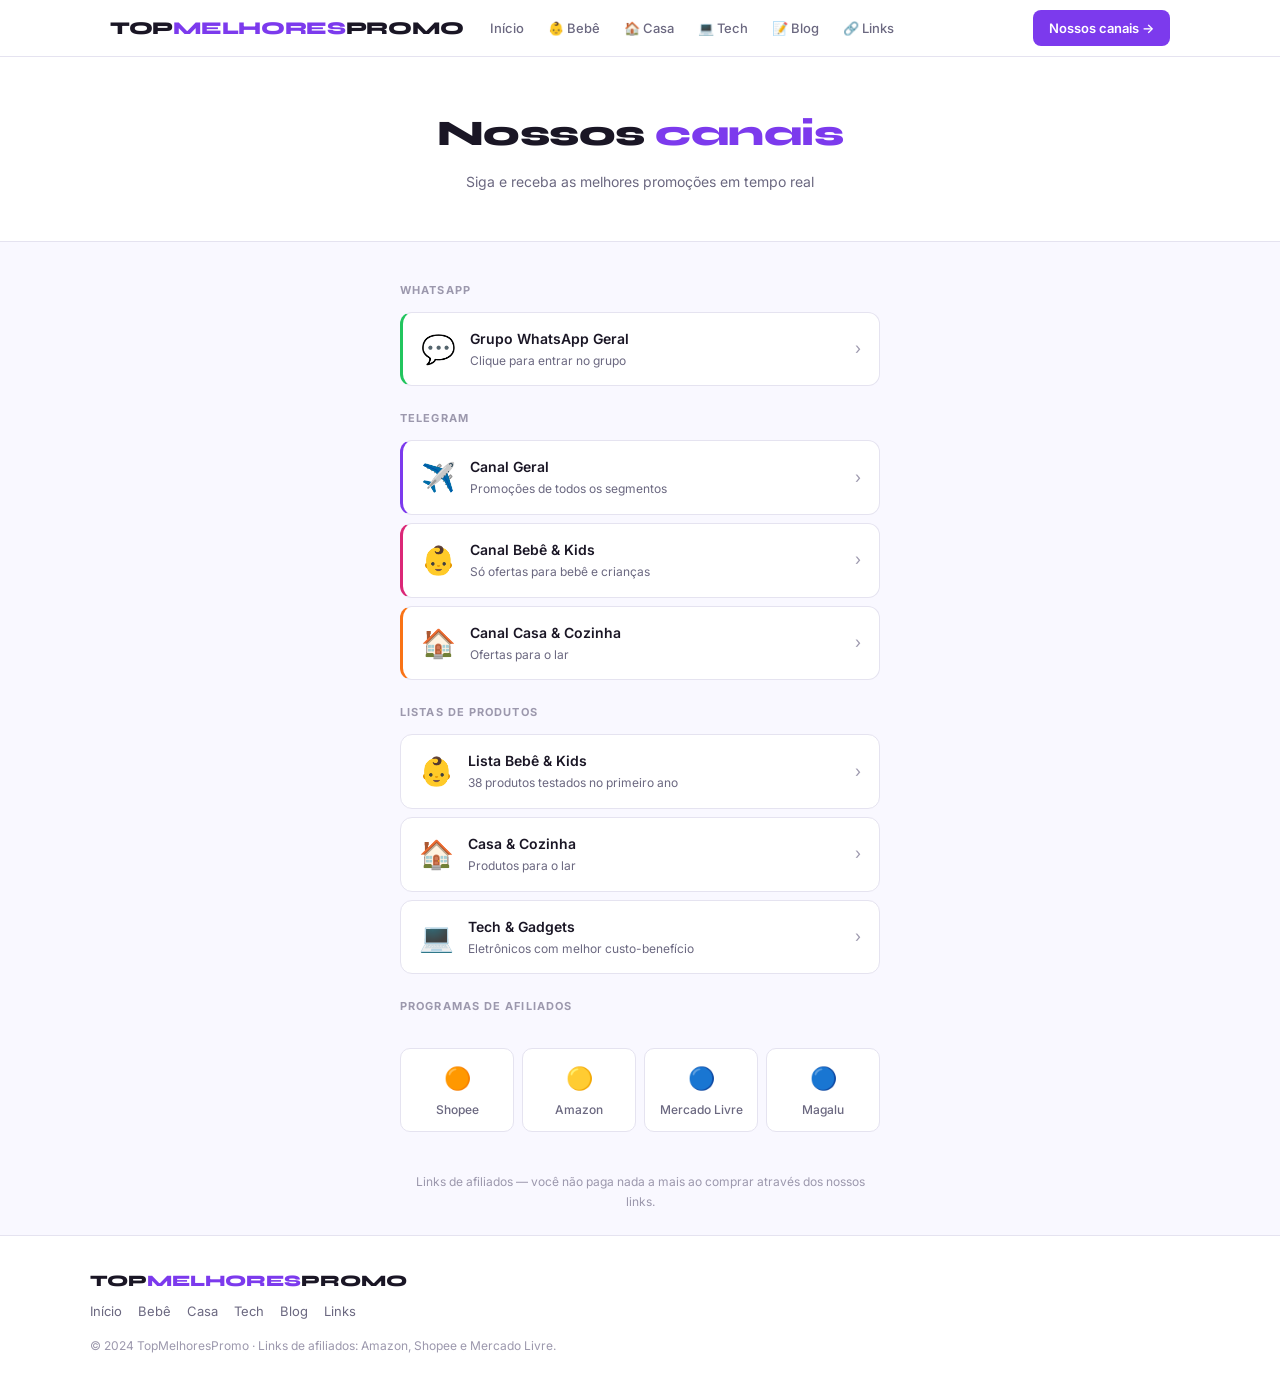
<file: pages/links.html>
<!DOCTYPE html>
<html lang="pt-BR">
<head>
  <meta charset="UTF-8"><meta name="viewport" content="width=device-width, initial-scale=1.0">
  <title>Links e Canais — TopMelhoresPromo</title>
  <meta name="description" content="Todos os canais do TopMelhoresPromo. Entre no grupo do WhatsApp e Telegram.">
  <link rel="stylesheet" href="../css/style.css">
</head>
<body>
<nav class="nav"><div class="nav-inner"><a href="../index.html" class="nav-logo">TOP<span>MELHORES</span>PROMO</a><div class="nav-links"><a href="../index.html">Início</a><a href="baby.html">👶 Bebê</a><a href="casa.html">🏠 Casa</a><a href="tech.html">💻 Tech</a><a href="blog.html">📝 Blog</a><a href="links.html">🔗 Links</a></div><div class="nav-spacer"></div><a href="links.html" class="nav-cta">Nossos canais →</a></div></nav>
<div class="links-hero"><h1>Nossos <span>canais</span></h1><p>Siga e receba as melhores promoções em tempo real</p></div>
<div class="links-wrap">
  <div class="link-label">WhatsApp</div>
  <a href="https://chat.whatsapp.com/Cn1zD3R7DnP97WeoixURPN" target="_blank" class="lcard" style="border-left:3px solid #22c55e"><span class="lcard-icon">💬</span><div><div class="lcard-title">Grupo WhatsApp Geral</div><div class="lcard-sub">Clique para entrar no grupo</div></div><span class="lcard-arr">›</span></a>
  <div class="link-label">Telegram</div>
  <a href="https://t.me/topmelhorespromo" target="_blank" class="lcard" style="border-left:3px solid #7c3aed"><span class="lcard-icon">✈️</span><div><div class="lcard-title">Canal Geral</div><div class="lcard-sub">Promoções de todos os segmentos</div></div><span class="lcard-arr">›</span></a>
  <a href="https://t.me/topmelhorespromo_bebe" target="_blank" class="lcard" style="border-left:3px solid #db2777"><span class="lcard-icon">👶</span><div><div class="lcard-title">Canal Bebê &amp; Kids</div><div class="lcard-sub">Só ofertas para bebê e crianças</div></div><span class="lcard-arr">›</span></a>
  <a href="https://t.me/topmelhorespromo_casa" target="_blank" class="lcard" style="border-left:3px solid #f97316"><span class="lcard-icon">🏠</span><div><div class="lcard-title">Canal Casa &amp; Cozinha</div><div class="lcard-sub">Ofertas para o lar</div></div><span class="lcard-arr">›</span></a>
  <div class="link-label">Listas de produtos</div>
  <a href="baby.html" class="lcard"><span class="lcard-icon">👶</span><div><div class="lcard-title">Lista Bebê &amp; Kids</div><div class="lcard-sub">38 produtos testados no primeiro ano</div></div><span class="lcard-arr">›</span></a>
  <a href="casa.html" class="lcard"><span class="lcard-icon">🏠</span><div><div class="lcard-title">Casa &amp; Cozinha</div><div class="lcard-sub">Produtos para o lar</div></div><span class="lcard-arr">›</span></a>
  <a href="tech.html" class="lcard"><span class="lcard-icon">💻</span><div><div class="lcard-title">Tech &amp; Gadgets</div><div class="lcard-sub">Eletrônicos com melhor custo-benefício</div></div><span class="lcard-arr">›</span></a>
  <div class="link-label">Programas de afiliados</div>
  <div class="aff-grid">
    <div class="aff-item"><div class="aff-icon">🟠</div>Shopee</div>
    <div class="aff-item"><div class="aff-icon">🟡</div>Amazon</div>
    <div class="aff-item"><div class="aff-icon">🔵</div>Mercado Livre</div>
    <div class="aff-item"><div class="aff-icon">🔵</div>Magalu</div>
  </div>
  <p style="font-size:12px;color:var(--text-3);text-align:center;line-height:1.6;margin-top:12px">Links de afiliados — você não paga nada a mais ao comprar através dos nossos links.</p>
</div>
<footer class="footer"><div class="footer-inner"><div class="footer-logo">TOP<span>MELHORES</span>PROMO</div><div class="footer-links"><a href="../index.html">Início</a><a href="baby.html">Bebê</a><a href="casa.html">Casa</a><a href="tech.html">Tech</a><a href="blog.html">Blog</a><a href="links.html">Links</a></div><div class="footer-disc">© 2024 TopMelhoresPromo · Links de afiliados: Amazon, Shopee e Mercado Livre.</div></div></footer>
</body></html>
</file>
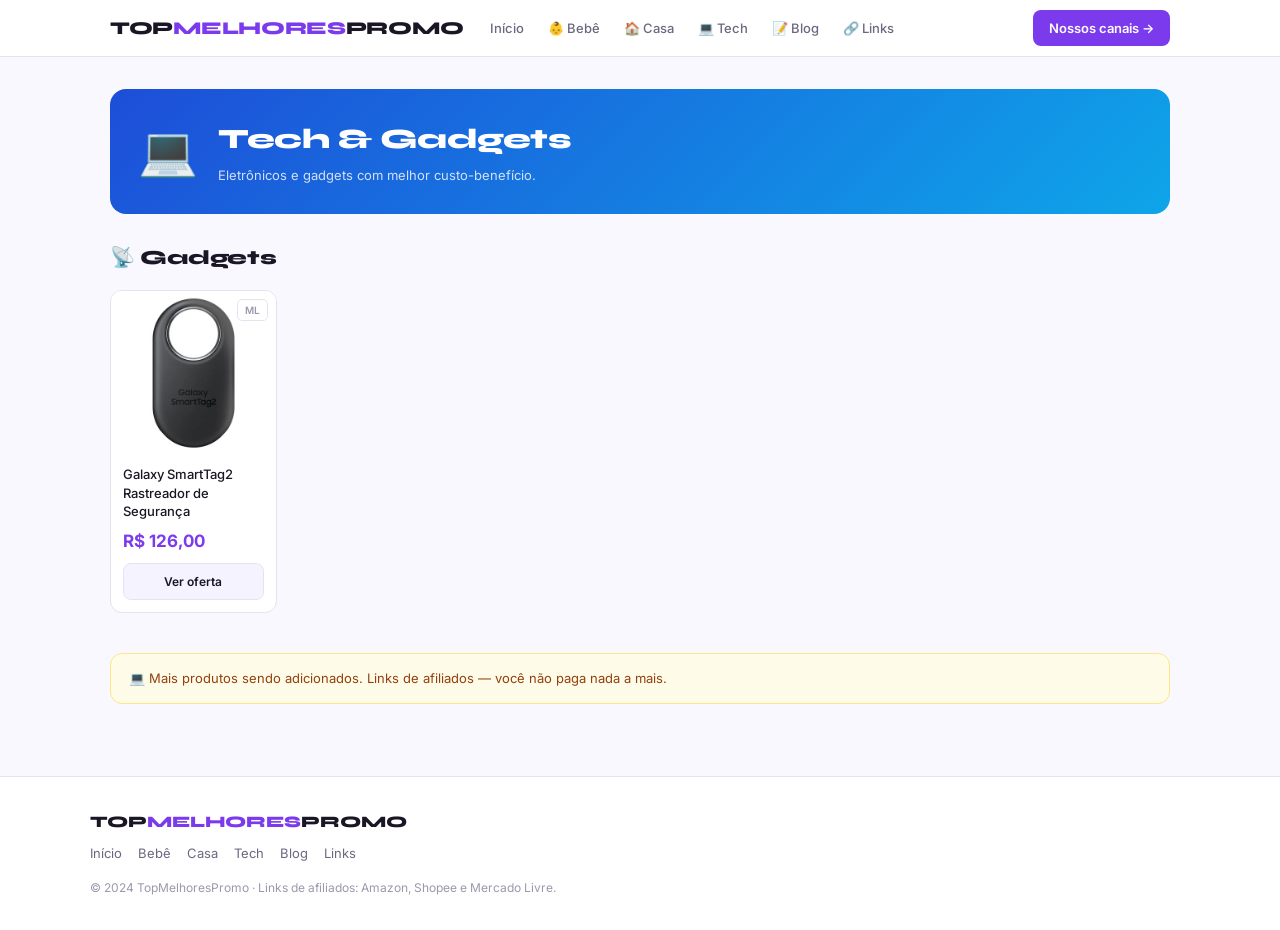
<file: pages/tech.html>
<!DOCTYPE html>
<html lang="pt-BR">
<head>
  <meta charset="UTF-8"><meta name="viewport" content="width=device-width, initial-scale=1.0">
  <title>Tech &amp; Gadgets — TopMelhoresPromo</title>
  <meta name="description" content="Gadgets e eletrônicos com melhor custo-benefício. Links de afiliados.">
  <link rel="stylesheet" href="../css/style.css">
</head>
<body>
<nav class="nav"><div class="nav-inner"><a href="../index.html" class="nav-logo">TOP<span>MELHORES</span>PROMO</a><div class="nav-links"><a href="../index.html">Início</a><a href="baby.html">👶 Bebê</a><a href="casa.html">🏠 Casa</a><a href="tech.html">💻 Tech</a><a href="blog.html">📝 Blog</a><a href="links.html">🔗 Links</a></div><div class="nav-spacer"></div><a href="links.html" class="nav-cta">Nossos canais →</a></div></nav>
<main class="main">
  <div class="seg-banner" style="background:linear-gradient(135deg,#1d4ed8,#0ea5e9)">
    <div class="seg-banner-icon">💻</div>
    <div><h1>Tech &amp; Gadgets</h1><p>Eletrônicos e gadgets com melhor custo-benefício.</p></div>
  </div>
  <div class="sec-head"><h2 class="sec-title">📡 Gadgets</h2></div>
  <div class="pgrid">
      <div class="pcard">
        <div class="pcard-img pcard-img-photo"><img src="../images/galaxy-smarttag2.jpg" alt="Galaxy SmartTag2 Rastreador de Segurança" onerror="this.style.display='none';this.nextElementSibling.style.display='flex'"><div class="pcard-emoji" style="display:none">📡</div><span class="badge-mk">ML</span></div>
        <div class="pcard-body">
          <div class="pcard-name">Galaxy SmartTag2 Rastreador de Segurança</div>
          <div class="pcard-prices"><span class="pcard-price">R$ 126,00</span></div>
          <a class="pcard-btn" href="https://meli.la/2dFtHwb" target="_blank" rel="nofollow sponsored">Ver oferta</a>
        </div>
      </div>
  </div>
  <div class="disclaimer">💻 Mais produtos sendo adicionados. Links de afiliados — você não paga nada a mais.</div>
</main>
<footer class="footer"><div class="footer-inner"><div class="footer-logo">TOP<span>MELHORES</span>PROMO</div><div class="footer-links"><a href="../index.html">Início</a><a href="baby.html">Bebê</a><a href="casa.html">Casa</a><a href="tech.html">Tech</a><a href="blog.html">Blog</a><a href="links.html">Links</a></div><div class="footer-disc">© 2024 TopMelhoresPromo · Links de afiliados: Amazon, Shopee e Mercado Livre.</div></div></footer>
</body></html>
</file>
<file: css/style.css>
@import url('https://fonts.googleapis.com/css2?family=Syne:wght@700;800&family=Inter:wght@400;500;600&display=swap');

:root {
  --accent: #7c3aed; --accent-h: #6d28d9; --accent-l: #a855f7;
  --bg: #f9f8ff; --surface: #ffffff; --surface2: #f4f3ff;
  --border: #e5e3f0; --border-h: #c4b5fd;
  --text: #1a1625; --text-2: #6b6880; --text-3: #9c98ad;
  --red: #dc2626; --radius: 12px;
  --shadow: 0 1px 3px rgba(0,0,0,.06), 0 4px 16px rgba(0,0,0,.06);
}
* { box-sizing: border-box; margin: 0; padding: 0; }
html { scroll-behavior: smooth; }
body { font-family: 'Inter', sans-serif; background: var(--bg); color: var(--text); font-size: 15px; line-height: 1.6; }
a { text-decoration: none; color: inherit; }
img { max-width: 100%; display: block; }

.nav { position: sticky; top: 0; z-index: 100; background: rgba(255,255,255,.9); backdrop-filter: blur(12px); border-bottom: 1px solid var(--border); }
.nav-inner { max-width: 1100px; margin: 0 auto; display: flex; align-items: center; gap: 8px; padding: 0 20px; height: 56px; }
.nav-logo { font-family: 'Syne', sans-serif; font-size: 18px; font-weight: 800; letter-spacing: -0.3px; white-space: nowrap; }
.nav-logo span { color: var(--accent); }
.nav-links { display: flex; gap: 2px; margin-left: 8px; }
.nav-links a { font-size: 13px; font-weight: 500; color: var(--text-2); padding: 6px 11px; border-radius: 8px; transition: all .15s; white-space: nowrap; }
.nav-links a:hover { color: var(--text); background: var(--surface2); }
.nav-links a.active { color: var(--accent); background: #f3f0ff; }
.nav-spacer { flex: 1; }
.nav-cta { background: var(--accent); color: #fff; font-size: 13px; font-weight: 600; padding: 8px 16px; border-radius: 8px; border: none; cursor: pointer; white-space: nowrap; transition: background .15s; }
.nav-cta:hover { background: var(--accent-h); }

.hero { background: var(--surface); border-bottom: 1px solid var(--border); padding: 64px 20px 56px; text-align: center; overflow: hidden; position: relative; }
.hero-glow { position: absolute; top: -80px; left: 50%; transform: translateX(-50%); width: 600px; height: 300px; background: radial-gradient(ellipse, #7c3aed14 0%, transparent 70%); pointer-events: none; }
.hero-pill { display: inline-flex; align-items: center; gap: 7px; background: var(--surface2); border: 1px solid var(--border); border-radius: 20px; padding: 5px 13px 5px 9px; font-size: 12px; font-weight: 500; color: var(--text-2); margin-bottom: 24px; }
.hero-pill-dot { width: 7px; height: 7px; border-radius: 50%; background: #22c55e; flex-shrink: 0; animation: pulse 2s infinite; }
@keyframes pulse { 0%,100%{opacity:1} 50%{opacity:.4} }
.hero h1 { font-family: 'Syne', sans-serif; font-size: clamp(32px, 7vw, 56px); font-weight: 800; line-height: 1.05; letter-spacing: -1px; margin-bottom: 16px; }
.hero h1 em { font-style: normal; color: var(--accent); }
.hero p { font-size: 16px; color: var(--text-2); max-width: 440px; margin: 0 auto 32px; }
.hero-btns { display: flex; gap: 10px; justify-content: center; flex-wrap: wrap; }
.btn-p { background: var(--accent); color: #fff; font-size: 14px; font-weight: 600; padding: 12px 24px; border-radius: 10px; border: none; cursor: pointer; transition: background .15s; box-shadow: 0 4px 14px rgba(124,58,237,.35); }
.btn-p:hover { background: var(--accent-h); }
.btn-s { background: var(--surface); color: var(--text); font-size: 14px; font-weight: 500; padding: 12px 24px; border-radius: 10px; border: 1px solid var(--border); cursor: pointer; transition: all .15s; }
.btn-s:hover { border-color: var(--border-h); background: var(--surface2); }

.segs { background: var(--surface); border-bottom: 1px solid var(--border); padding: 12px 20px; display: flex; gap: 6px; overflow-x: auto; scrollbar-width: none; }
.segs::-webkit-scrollbar { display: none; }
.seg { display: flex; align-items: center; gap: 6px; font-size: 13px; font-weight: 500; white-space: nowrap; padding: 6px 14px; border-radius: 20px; background: var(--surface2); border: 1px solid var(--border); color: var(--text-2); cursor: pointer; transition: all .15s; text-decoration: none; }
.seg:hover { border-color: var(--border-h); color: var(--text); }
.seg.on { background: var(--accent); border-color: var(--accent); color: #fff; }

.main { max-width: 1100px; margin: 0 auto; padding: 32px 20px; }
.sec-head { display: flex; align-items: center; justify-content: space-between; margin-bottom: 16px; }
.sec-title { font-family: 'Syne', sans-serif; font-size: 20px; font-weight: 800; letter-spacing: -0.3px; }
.sec-more { font-size: 13px; font-weight: 500; color: var(--accent); }
.sec-more:hover { text-decoration: underline; }

/* CARD COM IMAGEM */
.pgrid { display: grid; grid-template-columns: repeat(auto-fill, minmax(160px, 1fr)); gap: 12px; margin-bottom: 40px; }
.pcard { background: var(--surface); border: 1px solid var(--border); border-radius: var(--radius); overflow: hidden; transition: border-color .15s, transform .15s, box-shadow .15s; display: flex; flex-direction: column; }
.pcard:hover { border-color: var(--border-h); transform: translateY(-3px); box-shadow: var(--shadow); }

.pcard-img { aspect-ratio: 1; background: var(--surface2); position: relative; overflow: hidden; }
.pcard-img img { width: 100%; height: 100%; object-fit: cover; transition: transform .2s; }
.pcard:hover .pcard-img img { transform: scale(1.04); }
.pcard-emoji { width: 100%; height: 100%; display: flex; align-items: center; justify-content: center; font-size: 44px; }

.badge-off { position: absolute; top: 8px; left: 8px; background: var(--red); color: #fff; font-size: 10px; font-weight: 700; padding: 2px 7px; border-radius: 5px; z-index: 1; }
.badge-mk { position: absolute; top: 8px; right: 8px; font-size: 10px; font-weight: 600; color: var(--text-3); background: rgba(255,255,255,.92); padding: 2px 7px; border-radius: 5px; border: 1px solid var(--border); z-index: 1; }

.pcard-body { padding: 10px 12px 12px; flex: 1; display: flex; flex-direction: column; }
.pcard-name { font-size: 13px; font-weight: 500; line-height: 1.4; color: var(--text); flex: 1; }
.pcard-prices { display: flex; align-items: baseline; gap: 6px; margin: 8px 0; }
.pcard-price { font-size: 17px; font-weight: 700; color: var(--accent); }
.pcard-old { font-size: 12px; color: var(--text-3); text-decoration: line-through; }
.pcard-btn { display: block; text-align: center; background: var(--surface2); border: 1px solid var(--border); border-radius: 8px; font-size: 12px; font-weight: 600; color: var(--text); padding: 8px; transition: all .15s; }
.pcard-btn:hover { background: var(--accent); border-color: var(--accent); color: #fff; }

.bgrid { display: grid; grid-template-columns: repeat(auto-fill, minmax(220px, 1fr)); gap: 12px; margin-bottom: 40px; }
.bcard { background: var(--surface); border: 1px solid var(--border); border-radius: var(--radius); overflow: hidden; transition: border-color .15s, transform .15s; display: flex; flex-direction: column; }
.bcard:hover { border-color: var(--border-h); transform: translateY(-3px); }
.bcard-cover { height: 100px; display: flex; align-items: center; justify-content: center; font-size: 40px; position: relative; }
.bcard-tag { position: absolute; bottom: 8px; left: 10px; font-size: 10px; font-weight: 600; padding: 3px 9px; border-radius: 20px; background: rgba(0,0,0,.45); color: #fff; }
.bcard-body { padding: 14px; flex: 1; display: flex; flex-direction: column; gap: 5px; }
.bcard-title { font-size: 14px; font-weight: 600; line-height: 1.4; color: var(--text); }
.bcard-excerpt { font-size: 12px; color: var(--text-2); line-height: 1.5; flex: 1; }
.bcard-more { font-size: 12px; font-weight: 600; color: var(--accent); margin-top: 8px; }

.cgrid { display: grid; grid-template-columns: repeat(auto-fill, minmax(220px, 1fr)); gap: 8px; margin-bottom: 40px; }
.ccard { display: flex; align-items: center; gap: 12px; padding: 14px 16px; border-radius: var(--radius); background: var(--surface); border: 1px solid var(--border); transition: border-color .15s, transform .15s; cursor: pointer; }
.ccard:hover { border-color: var(--border-h); transform: translateY(-2px); }
.ccard-icon { width: 40px; height: 40px; border-radius: 10px; display: flex; align-items: center; justify-content: center; font-size: 20px; flex-shrink: 0; }
.ccard-name { font-size: 14px; font-weight: 600; color: var(--text); }
.ccard-sub { font-size: 12px; color: var(--text-2); margin-top: 1px; }
.ccard-arr { margin-left: auto; color: var(--text-3); font-size: 16px; }

.disclaimer { background: #fefce8; border: 1px solid #fde68a; border-radius: var(--radius); padding: 14px 18px; font-size: 13px; color: #92400e; line-height: 1.6; margin-bottom: 40px; }
.seg-banner { border-radius: 16px; padding: 24px 28px; display: flex; align-items: center; gap: 20px; margin-bottom: 28px; color: #fff; }
.seg-banner-icon { font-size: 48px; flex-shrink: 0; }
.seg-banner h1 { font-family: 'Syne', sans-serif; font-size: 28px; font-weight: 800; letter-spacing: -0.5px; }
.seg-banner p { font-size: 13px; opacity: .8; margin-top: 4px; }

.links-hero { background: var(--surface); border-bottom: 1px solid var(--border); padding: 48px 20px; text-align: center; }
.links-hero h1 { font-family: 'Syne', sans-serif; font-size: 36px; font-weight: 800; letter-spacing: -0.5px; margin-bottom: 8px; }
.links-hero h1 span { color: var(--accent); }
.links-hero p { color: var(--text-2); font-size: 14px; }
.links-wrap { max-width: 520px; margin: 0 auto; padding: 24px 20px; display: flex; flex-direction: column; gap: 8px; }
.link-label { font-size: 11px; font-weight: 700; text-transform: uppercase; letter-spacing: .1em; color: var(--text-3); margin: 16px 0 4px; }
.lcard { display: flex; align-items: center; gap: 14px; padding: 14px 18px; border-radius: var(--radius); background: var(--surface); border: 1px solid var(--border); transition: border-color .15s, transform .15s; text-decoration: none; }
.lcard:hover { border-color: var(--border-h); transform: translateY(-2px); }
.lcard-icon { font-size: 28px; flex-shrink: 0; }
.lcard-title { font-size: 14px; font-weight: 600; color: var(--text); }
.lcard-sub { font-size: 12px; color: var(--text-2); margin-top: 1px; }
.lcard-arr { margin-left: auto; color: var(--text-3); font-size: 16px; }
.aff-grid { display: grid; grid-template-columns: repeat(auto-fill, minmax(100px,1fr)); gap: 8px; margin: 20px 0; }
.aff-item { background: var(--surface); border: 1px solid var(--border); border-radius: 10px; padding: 12px 8px; text-align: center; font-size: 12px; font-weight: 500; color: var(--text-2); }
.aff-icon { font-size: 22px; margin-bottom: 4px; }

.blog-post { background: var(--surface); border: 1px solid var(--border); border-radius: 16px; overflow: hidden; margin-bottom: 16px; }
.blog-post-cover { height: 120px; display: flex; align-items: center; justify-content: center; font-size: 48px; }
.blog-post-body { padding: 20px 24px; }
.blog-post-tag { display: inline-block; font-size: 11px; font-weight: 600; text-transform: uppercase; letter-spacing: .06em; padding: 3px 10px; border-radius: 20px; background: #f3f0ff; color: var(--accent); margin-bottom: 10px; }
.blog-post-title { font-family: 'Syne', sans-serif; font-size: 20px; font-weight: 800; line-height: 1.3; margin-bottom: 10px; }
.blog-post-excerpt { font-size: 14px; color: var(--text-2); line-height: 1.7; margin-bottom: 16px; }
.blog-post-read { font-size: 13px; font-weight: 600; color: var(--accent); }

.footer { background: var(--surface); border-top: 1px solid var(--border); padding: 32px 20px; }
.footer-inner { max-width: 1100px; margin: 0 auto; }
.footer-logo { font-family: 'Syne', sans-serif; font-size: 16px; font-weight: 800; margin-bottom: 8px; }
.footer-logo span { color: var(--accent); }
.footer-links { display: flex; gap: 16px; flex-wrap: wrap; margin-bottom: 14px; }
.footer-links a { font-size: 13px; color: var(--text-2); }
.footer-links a:hover { color: var(--text); }
.footer-disc { font-size: 12px; color: var(--text-3); line-height: 1.7; max-width: 600px; }

@media (max-width: 640px) {
  .nav-links { display: none; }
  .hero { padding: 40px 16px 36px; }
  .pgrid { grid-template-columns: repeat(2, 1fr); }
  .seg-banner { flex-direction: column; text-align: center; padding: 20px; }
  .seg-banner h1 { font-size: 22px; }
}
</file>
